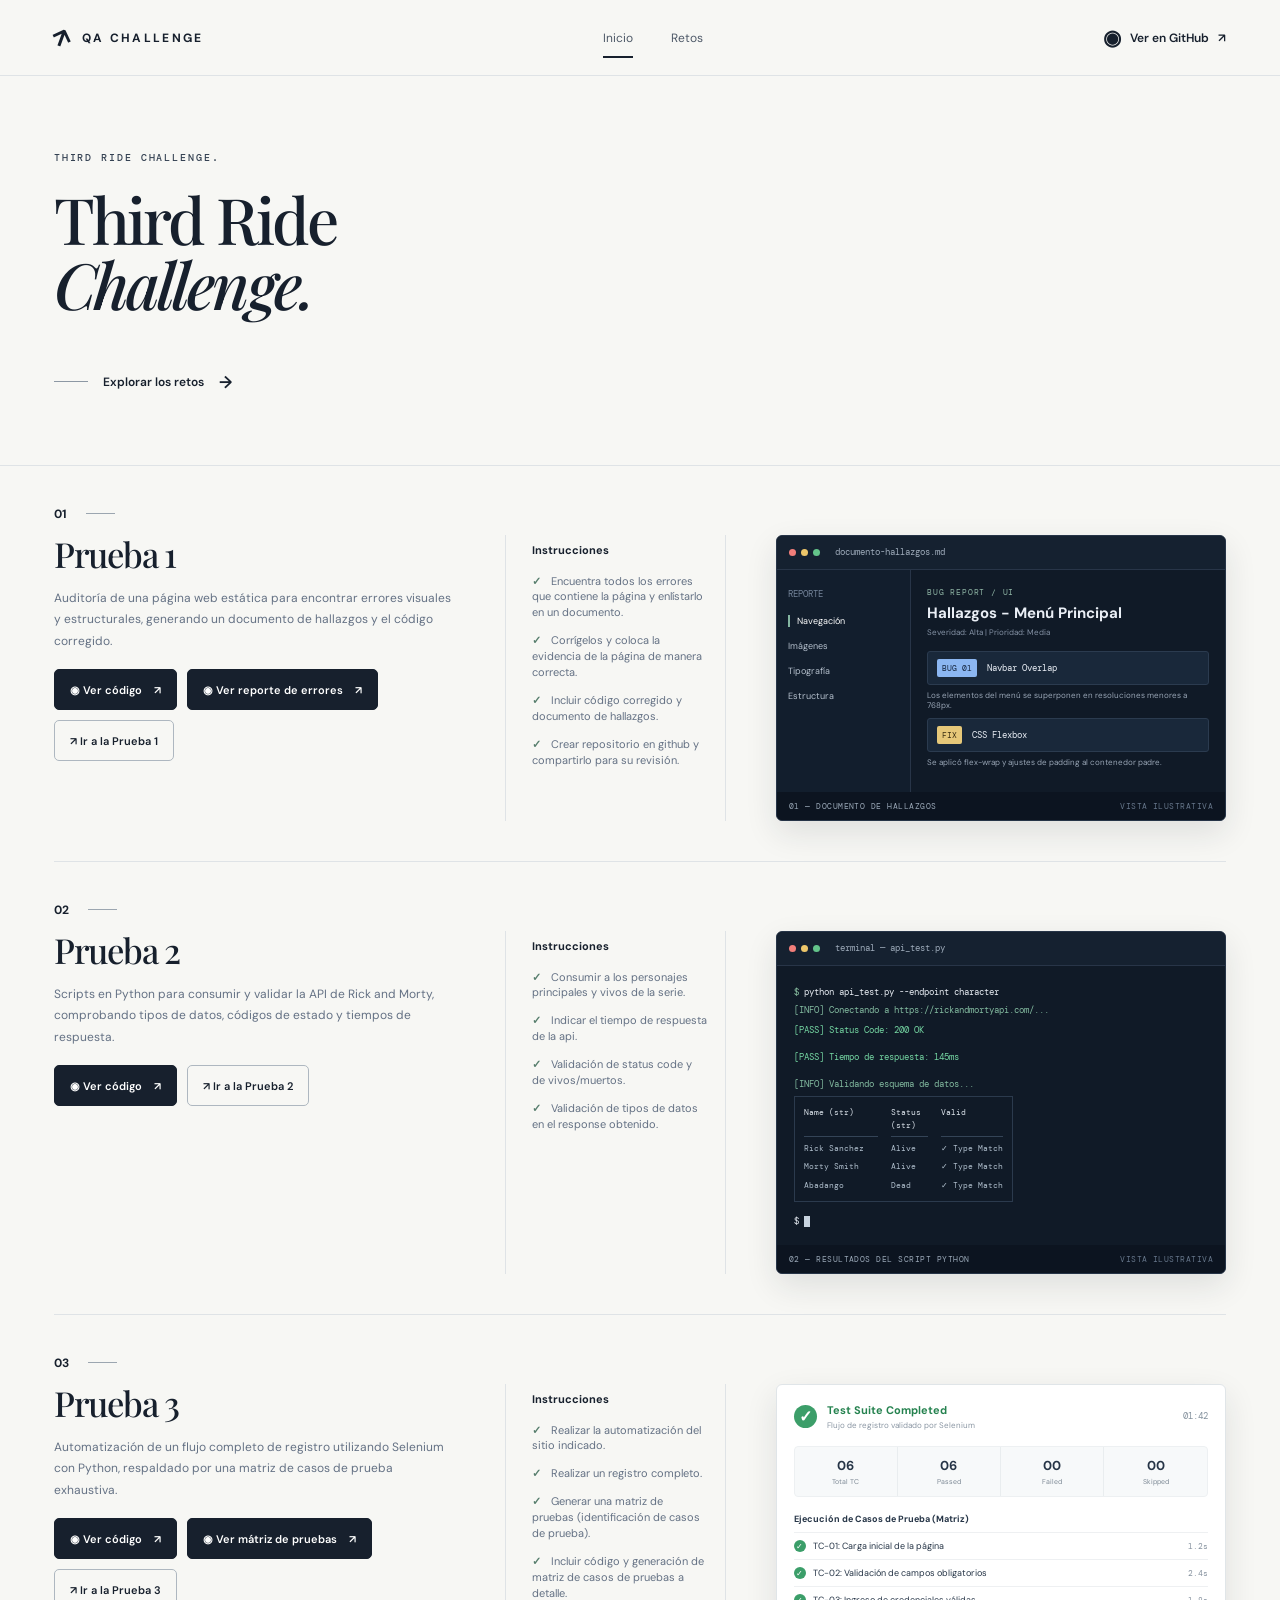
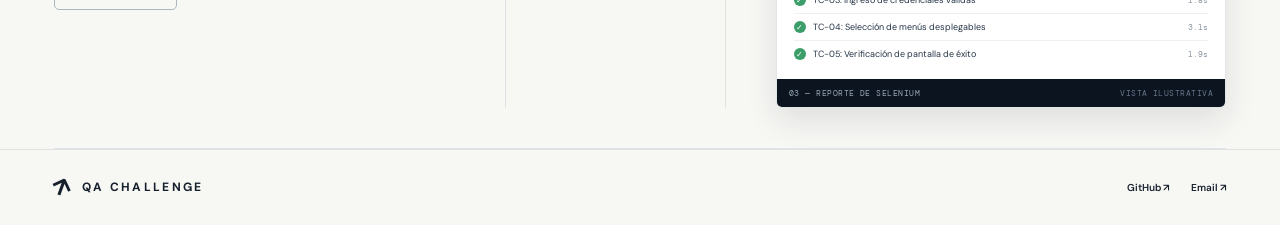
<file: Index/index.html>
<!doctype html>
<html lang="es">
<head>
  <meta charset="utf-8">
  <meta name="viewport" content="width=device-width, initial-scale=1">
  <meta name="description" content="Tres proyectos de QA, tres retos y una forma de demostrar cómo valido, automatizo y aseguro la calidad del software.">
  <meta name="theme-color" content="#f7f7f4">
  <title>QA Challenge</title>
  <link rel="preconnect" href="https://fonts.googleapis.com">
  <link rel="preconnect" href="https://fonts.gstatic.com" crossorigin>
  <link href="https://fonts.googleapis.com/css2?family=DM+Mono:wght@400;500&family=DM+Sans:wght@400;500;600;700&family=Playfair+Display:wght@500;600&display=swap" rel="stylesheet">
  <link rel="stylesheet" href="styles.css">
</head>
<body>
  <header class="topbar">
    <a class="brand" href="#inicio" aria-label="Challenge, inicio"><span class="brand-mark">↗</span> QA CHALLENGE</a>
    <nav class="nav" aria-label="Navegación principal">
      <a class="active" href="#inicio">Inicio</a>
      <a href="#proyectos">Retos</a>
    </nav>
    <a class="github-link" href="https://github.com/Stankewech" target="_blank" rel="noreferrer">
      <span class="github-symbol">◉</span> Ver en GitHub <span aria-hidden="true">↗</span>
    </a>
    <button class="menu-toggle" aria-label="Abrir menú" aria-expanded="false">☰</button>
  </header>

  <main>
    <section class="hero section-wrap" id="inicio" style="grid-template-columns: 1fr;">
      <div class="hero-copy">
        <p class="eyebrow">THIRD RIDE CHALLENGE.</p>
        <h1 style="max-width: 100%;">Third Ride<br><em>Challenge.</em></h1>
        <a class="text-link" href="#proyectos"><span class="link-line"></span> Explorar los retos <span>→</span></a>
      </div>
    </section>

    <section class="projects section-wrap" id="proyectos" aria-label="Proyectos del challenge">
      
      <!-- EJERCICIO 1-->
      <article class="project" id="proyecto-01">
        <div class="project-number"><span>01</span><i></i></div>
        <div class="project-info">
          <h2>Prueba 1</h2>
          <p class="project-description">Auditoría de una página web estática para encontrar errores visuales y estructurales, generando un documento de hallazgos y el código corregido.</p>
          <div class="project-actions">
            <a class="button button-dark" href="https://github.com/Stankewech/Challenge-Covalto/tree/main/Ejercicio%201_HTML" target="_blank" rel="noreferrer">◉ Ver código <span>↗</span></a>
            <a class="button button-dark" href="../Ejercicio 1_HTML/Reporte de fallos.html" target="_blank" rel="noreferrer">◉ Ver reporte de errores <span>↗</span></a>
            <a class="button button-light" href="../Ejercicio 1_HTML/index1.html">↗ Ir a la Prueba 1</a>
          </div>
        </div>
        <div class="project-points">
          <h3>Instrucciones</h3>
          <ul>
            <li>Encuentra todos los errores que contiene la página y enlístarlo en un documento.</li>
            <li>Corrígelos y coloca la evidencia de la página de manera correcta.</li>
            <li>Incluir código corregido y documento de hallazgos.</li>
            <li>Crear repositorio en github y compartirlo para su revisión.</li>
          </ul>
        </div>
        <div class="visual visual-api" aria-label="Vista conceptual de documento de hallazgos">
          <div class="window-bar"><span></span><span></span><span></span><div>documento-hallazgos.md</div></div>
          <div class="api-window">
            <aside><b>REPORTE</b><span class="selected">Navegación</span><span>Imágenes</span><span>Tipografía</span><span>Estructura</span></aside>
            <div class="api-content"><p class="mono-label">BUG REPORT / UI</p><h3>Hallazgos - Menú Principal</h3><p class="muted">Severidad: Alta | Prioridad: Media</p><div class="endpoint"><b class="post">BUG 01</b><code>Navbar Overlap</code></div><p class="small">Los elementos del menú se superponen en resoluciones menores a 768px.</p><div class="endpoint"><b class="put">FIX</b><code>CSS Flexbox</code></div><p class="small">Se aplicó flex-wrap y ajustes de padding al contenedor padre.</p></div>
          </div>
          <div class="visual-caption">01 — DOCUMENTO DE HALLAZGOS <span>VISTA ILUSTRATIVA</span></div>
        </div>
      </article>

      <!-- EJERCICIO 2-->
      <article class="project" id="proyecto-02">
        <div class="project-number"><span>02</span><i></i></div>
        <div class="project-info">
          <h2>Prueba 2</h2>
          <p class="project-description">Scripts en Python para consumir y validar la API de Rick and Morty, comprobando tipos de datos, códigos de estado y tiempos de respuesta.</p>
          <div class="project-actions">
            <a class="button button-dark" href="https://github.com/Stankewech/Challenge-Covalto/tree/main/Ejercicio%202_API%20test" target="_blank" rel="noreferrer">◉ Ver código <span>↗</span></a>
            <a class="button button-light" href="../Ejercicio 2_API test/buscador.html">↗ Ir a la Prueba 2</a>
          </div>
        </div>
        <div class="project-points">
          <h3>Instrucciones</h3>
          <ul>
            <li>Consumir a los personajes principales y vivos de la serie.</li>
            <li>Indicar el tiempo de respuesta de la api.</li>
            <li>Validación de status code y de vivos/muertos.</li>
            <li>Validación de tipos de datos en el response obtenido.</li>
          </ul>
        </div>
        <div class="visual visual-terminal" aria-label="Vista conceptual de la salida del test de API">
          <div class="window-bar terminal-bar"><span></span><span></span><span></span><div>terminal — api_test.py</div></div>
          <div class="terminal-body">
            <p><i>$</i> python api_test.py --endpoint character</p>
            <p class="log">[INFO] Conectando a https://rickandmortyapi.com/...</p><p class="success">[PASS] Status Code: 200 OK</p><p class="success">[PASS] Tiempo de respuesta: 145ms</p><p class="log">[INFO] Validando esquema de datos...</p>
            <div class="terminal-table"><span>Name (str)</span><span>Status (str)</span><span>Valid</span><b>Rick Sanchez</b><b>Alive</b><b>✓ Type Match</b><b>Morty Smith</b><b>Alive</b><b>✓ Type Match</b><b>Abadango</b><b>Dead</b><b>✓ Type Match</b></div>
            <p class="prompt">$ <span class="cursor"></span></p>
          </div>
          <div class="visual-caption">02 — RESULTADOS DEL SCRIPT PYTHON <span>VISTA ILUSTRATIVA</span></div>
        </div>
      </article>

      <!-- EJERCICIO 3-->
      <article class="project" id="proyecto-03">
        <div class="project-number"><span>03</span><i></i></div>
        <div class="project-info">
          <h2>Prueba 3</h2>
          <p class="project-description">Automatización de un flujo completo de registro utilizando Selenium con Python, respaldado por una matriz de casos de prueba exhaustiva.</p>
          <div class="project-actions">
            <a class="button button-dark" href="https://github.com/Stankewech/Challenge-Covalto/tree/main/Ejercicio%203_Selenium" target="_blank" rel="noreferrer">◉ Ver código <span>↗</span></a>
            <a class="button button-dark" href="../Ejercicio 3_Selenium/prueba final.html" target="_blank" rel="noreferrer">◉ Ver mátriz de pruebas <span>↗</span></a>
            <a class="button button-light" href="../Ejercicio 3_Selenium/Auto.py">↗ Ir a la Prueba 3</a>
          </div>
        </div>
        <div class="project-points">
          <h3>Instrucciones</h3>
          <ul>
            <li>Realizar la automatización del sitio indicado.</li>
            <li>Realizar un registro completo.</li>
            <li>Generar una matriz de pruebas (identificación de casos de prueba).</li>
            <li>Incluir código y generación de matriz de casos de pruebas a detalle.</li>
          </ul>
        </div>
        <div class="visual visual-results" aria-label="Vista conceptual de matriz de pruebas y automatización">
          <div class="results-head"><span class="check-badge">✓</span><div><strong>Test Suite Completed</strong><small>Flujo de registro validado por Selenium</small></div><span class="run-time">01:42</span></div>
          <div class="result-stats"><div><b>06</b><small>Total TC</small></div><div><b>06</b><small>Passed</small></div><div><b>00</b><small>Failed</small></div><div><b>00</b><small>Skipped</small></div></div>
          <h4>Ejecución de Casos de Prueba (Matriz)</h4>
          <ul class="test-list"><li><span>✓</span> TC-01: Carga inicial de la página <small>1.2s</small></li><li><span>✓</span> TC-02: Validación de campos obligatorios <small>2.4s</small></li><li><span>✓</span> TC-03: Ingreso de credenciales válidas <small>1.8s</small></li><li><span>✓</span> TC-04: Selección de menús desplegables <small>3.1s</small></li><li><span>✓</span> TC-05: Verificación de pantalla de éxito <small>1.9s</small></li></ul>
          <div class="visual-caption">03 — REPORTE DE SELENIUM <span>VISTA ILUSTRATIVA</span></div>
        </div>
      </article>
    </section>
  </main>

  <footer class="footer section-wrap">
    <a class="brand" href="#inicio"><span class="brand-mark">↗</span> QA CHALLENGE</a>
    <div class="footer-links"><a href="https://github.com/Stankewech" target="_blank" rel="noreferrer">GitHub ↗</a><a href="mailto:omartao1800@alumno.ipn.mx">Email ↗</a></div>
  </footer>
  <script src="script.js"></script>
</body>
</html>
</file>
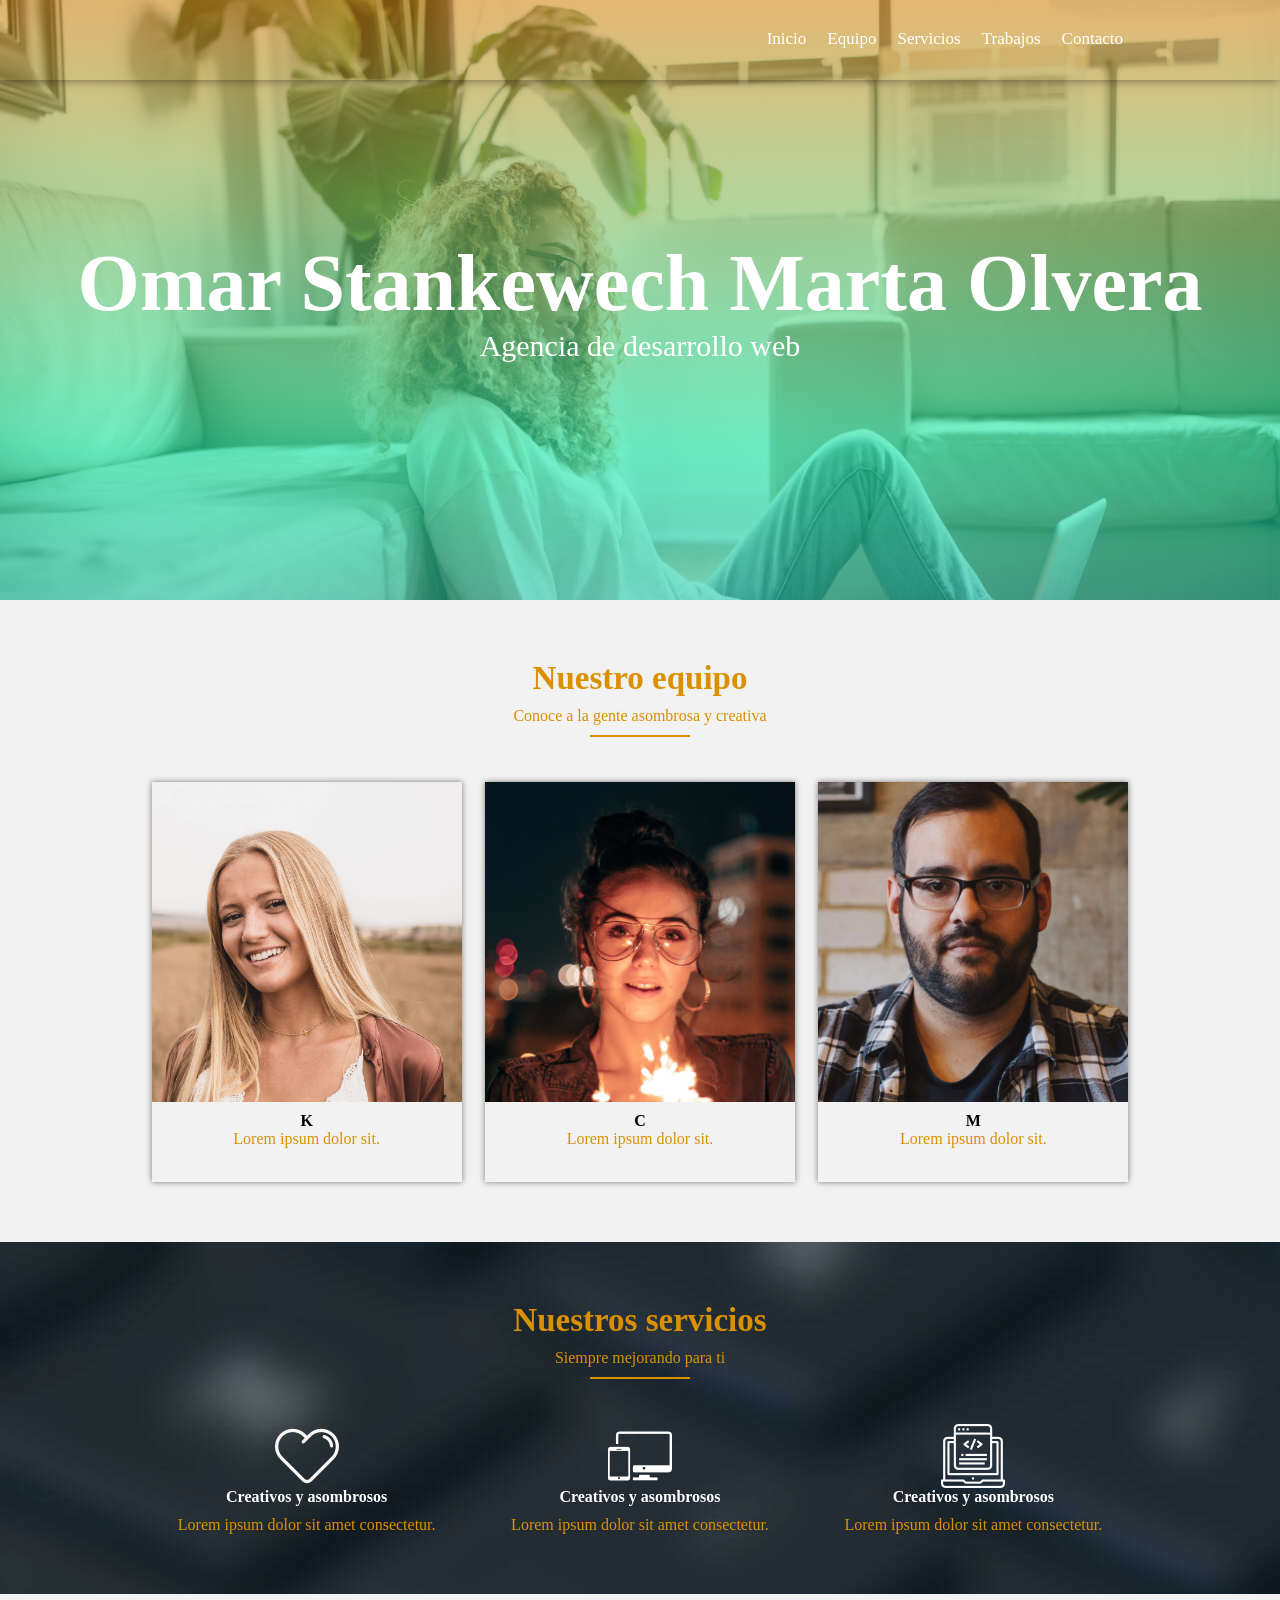
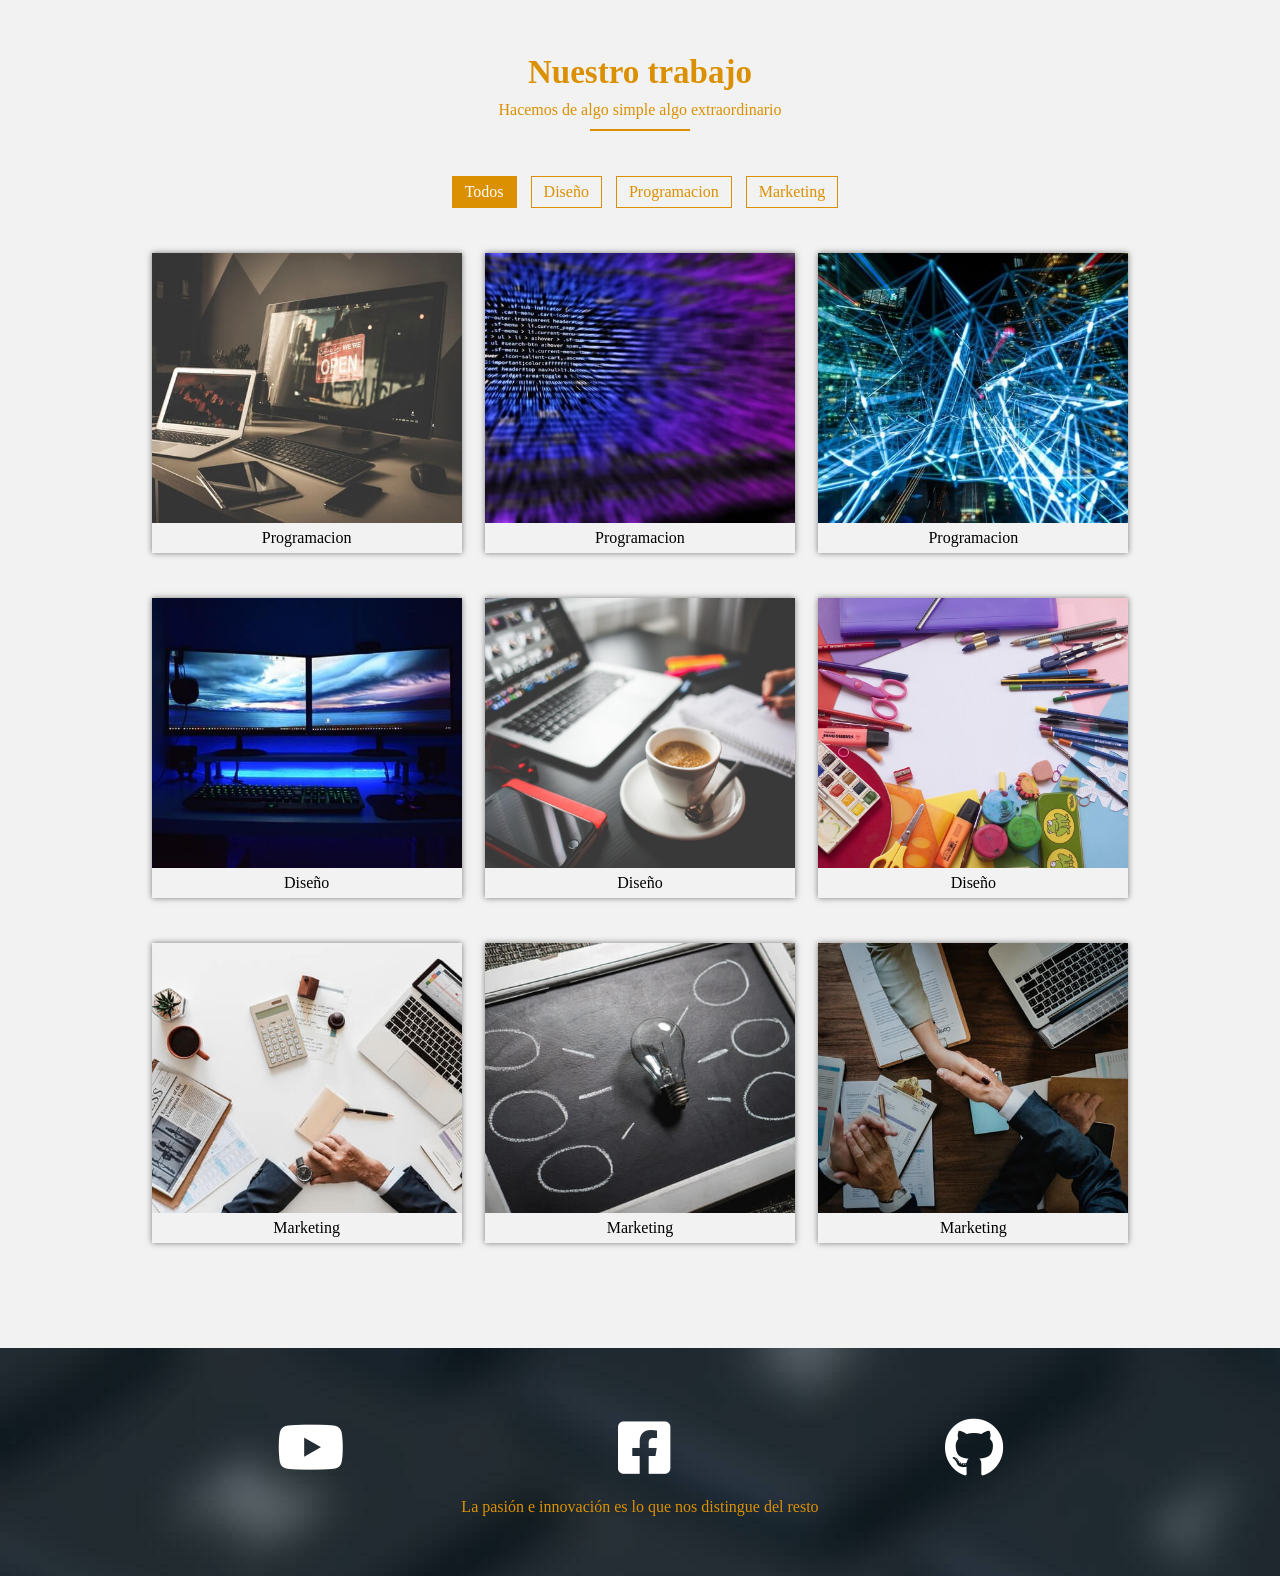
<file: Ejercicio 1_HTML/index1.html>
<!DOCTYPE html>
<html lang="es">

<head>
    <meta charset="UTF-8">
    <meta name="viewport" content="width=device-width, initial-scale=1.0">
    <meta http-equiv="X-UA-Compatible" content="ie=edge">
    <title>Página web evaluación</title>
    <link rel="stylesheet" href="estilos.css">
    <link rel="stylesheet" href="https://use.fontawesome.com/releases/v5.3.1/css/all.css" integrity="sha384-mzrmE5qonljUremFsqc01SB46JvROS7bZs3IO2EmfFsd15uHvIt+Y8vEf7N7fWAU"
        crossorigin="anonymous">
</head>

<body class="hidden">
    <div class="centrado" id="onload">
        <div class="lds-facebook"><div></div><div></div><div></div></div>
    </div>
    <header>
        <nav id="nav" class="nav1">
            <div class="contenedor-nav">
                <div class="logo">
                </div>
                <div class="enlaces" id="enlaces">
                    <a href="#" id="enlace-inicio" class="btn-header">Inicio</a>
                    <a href="#" id="enlace-equipo" class="btn-header">Equipo</a>
                    <a href="#" id="enlace-servicio" class="btn-header">Servicios</a>
                    <a href="#" id="enlace-trabajo" class="btn-header">Trabajos</a>
                    <a href="#" id="enlace-contacto" class="btn-header">Contacto</a>
                </div>
                <div class="icono" id="open">
                    <span>&#9776;</span>
                </div>
            </div>
        </nav>
        <div class="textos">
            <h1>Omar Stankewech Marta Olvera</h1>
            <h2>Agencia de desarrollo web</h2>
        </div>
    </header>
    <main>
        <section class="team contenedor" id="equipo">
            <h3>Nuestro equipo</h3>
            <p class="after">Conoce a la gente asombrosa y creativa</p>
            <div class="card">
                <div class="content-card">
                    <div class="people">
                        <img src="img/people1.jpg" alt="Integrante K">
                    </div>
                    <div class="texto-team">
                        <h4>K</h4>
                        <p>Lorem ipsum dolor sit.</p>
                    </div>
                </div>
                <div class="content-card">
                    <div class="people">
                        <img src="img/people2.jpg" alt="Integrante C">
                    </div>
                    <div class="texto-team">
                        <h4>C</h4>
                        <p>Lorem ipsum dolor sit.</p>
                    </div>
                </div>
                <div class="content-card">
                    <div class="people">
                        <img src="img/people3.jpg" alt="Integrante M">
                    </div>
                    <div class="texto-team">
                        <h4>M</h4>
                        <p>Lorem ipsum dolor sit.</p>
                    </div>
                </div>
            </div>
        </section>
        <section class="about" id="servicio">
            <div class="contenedor">
                <h3>Nuestros servicios</h3>
                <p class="after">Siempre mejorando para ti</p>
                <div class="servicios">
                    <div class="caja-servicios">
                        <img src="img/heart.png" alt="Servicio Creativo">
                        <h4>Creativos y asombrosos</h4>
                        <p>Lorem ipsum dolor sit amet consectetur.</p>
                    </div>
                    <div class="caja-servicios">
                        <img src="img/responsive.png" alt="Diseño Responsivo">
                        <h4>Creativos y asombrosos</h4>
                        <p>Lorem ipsum dolor sit amet consectetur.</p>
                    </div>
                    <div class="caja-servicios">
                        <img src="img/efectos.png" alt="Efectos Visuales">
                        <h4>Creativos y asombrosos</h4>
                        <p>Lorem ipsum dolor sit amet consectetur.</p>
                    </div>
                </div>
            </div>
        </section>
        <section class="work contenedor" id="trabajo">
            <h3>Nuestro trabajo</h3>
            <p class="after">Hacemos de algo simple algo extraordinario</p>
            <div class="botones-work">
                <ul>
                    <li class="filter active" data-nombre='todos'>Todos</li>
                    <li class="filter" data-nombre='diseño'>Diseño</li>
                    <li class="filter" data-nombre='programacion'>Programacion</li>
                    <li class="filter" data-nombre='marketing'>Marketing</li>
                </ul>
            </div>
            <div class="galeria-work">
                <div class="cont-work programacion">
                    <div class="img-work">
                        <img src="img/programacion1.jpeg" alt="Proyecto Programación 1">
                    </div>
                    <div class="textos-work">
                        <h4>Programacion</h4>
                    </div>
                </div>
                <div class="cont-work programacion">
                    <div class="img-work">
                        <img src="img/programacion2.jpeg" alt="Proyecto Programación 2">
                    </div>
                    <div class="textos-work">
                        <h4>Programacion</h4>
                    </div>
                </div>
                <div class="cont-work programacion">
                    <div class="img-work">
                        <img src="img/programacion3.jpeg" alt="Proyecto Programación 3">
                    </div>
                    <div class="textos-work">
                        <h4>Programacion</h4>
                    </div>
                </div>
                <div class="cont-work diseño">
                    <div class="img-work">
                        <img src="img/diseño1.jpeg" alt="Proyecto Diseño 1">
                    </div>
                    <div class="textos-work">
                        <h4>Diseño</h4>
                    </div>
                </div>
                <div class="cont-work diseño">
                    <div class="img-work">
                        <img src="img/diseño2.jpeg" alt="Proyecto Diseño 2">
                    </div>
                    <div class="textos-work">
                        <h4>Diseño</h4>
                    </div>
                </div>
                <div class="cont-work diseño">
                    <div class="img-work">
                        <img src="img/diseño3.jpeg" alt="Proyecto Diseño 3">
                    </div>
                    <div class="textos-work">
                        <h4>Diseño</h4>
                    </div>
                </div>
                <div class="cont-work marketing">
                    <div class="img-work">
                        <img src="img/marketing1.jpeg" alt="Proyecto Marketing 1">
                    </div>
                    <div class="textos-work">
                        <h4>Marketing</h4>
                    </div>
                </div>
                <div class="cont-work marketing">
                    <div class="img-work">
                        <img src="img/marketing2.jpeg" alt="Proyecto Marketing 2">
                    </div>
                    <div class="textos-work">
                        <h4>Marketing</h4>
                    </div>
                </div>
                <div class="cont-work marketing">
                    <div class="img-work">
                        <img src="img/marketing3.jpeg" alt="Proyecto Marketing 3">
                    </div>
                    <div class="textos-work">
                        <h4>Marketing</h4>
                    </div>
                </div>
            </div>
        </section>
    </main>
    <footer id="contacto">
        <div class="footer contenedor">
            <div class="marca-logo">
            </div>
            <div class="iconos">
                <i class="fab fa-youtube"></i>
                <i class="fab fa-facebook-square"></i>
                <i class="fab fa-github"></i>
            </div>
            <p>La pasión e innovación es lo que nos distingue del resto</p>
        </div>
    </footer>
    <script src="js/jquery.js"></script>
    <script src="js/main.js"></script>
    <script src="js/filtro.js"></script>
</body>
</html>
</file>
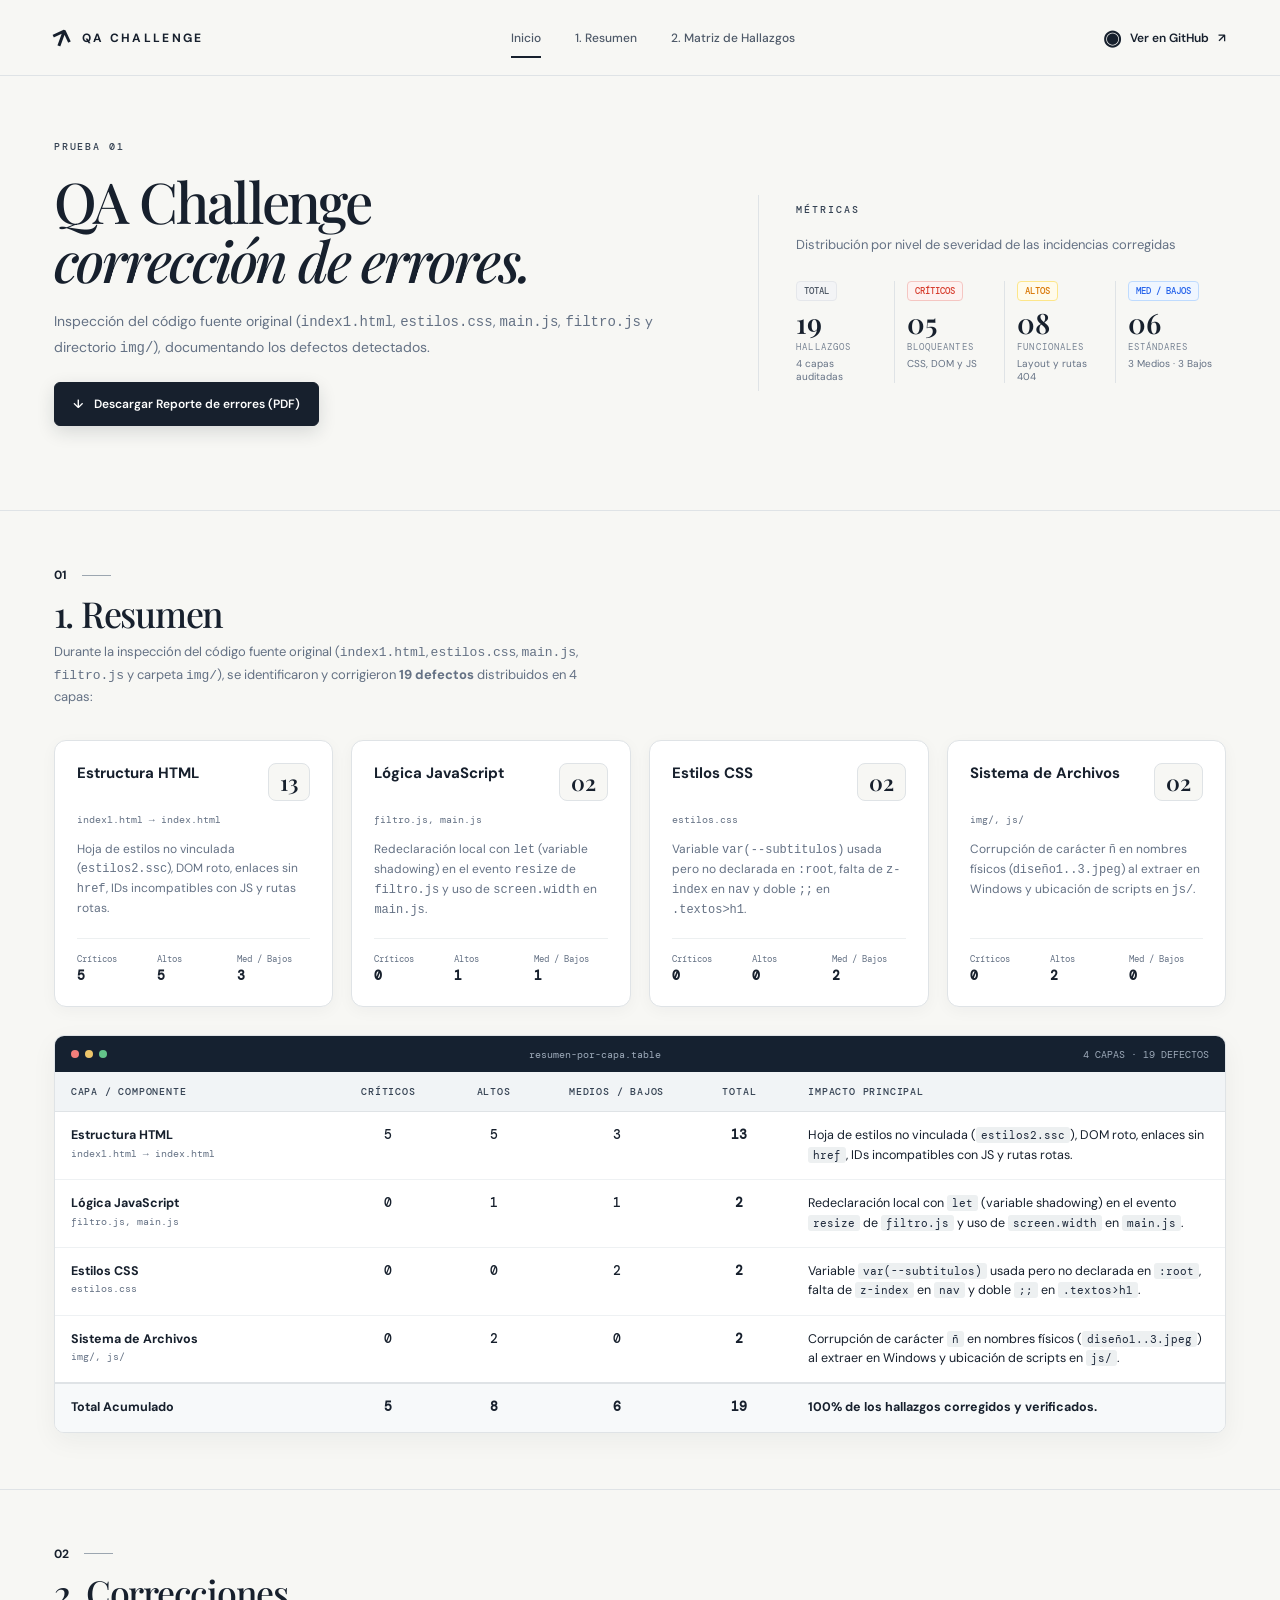
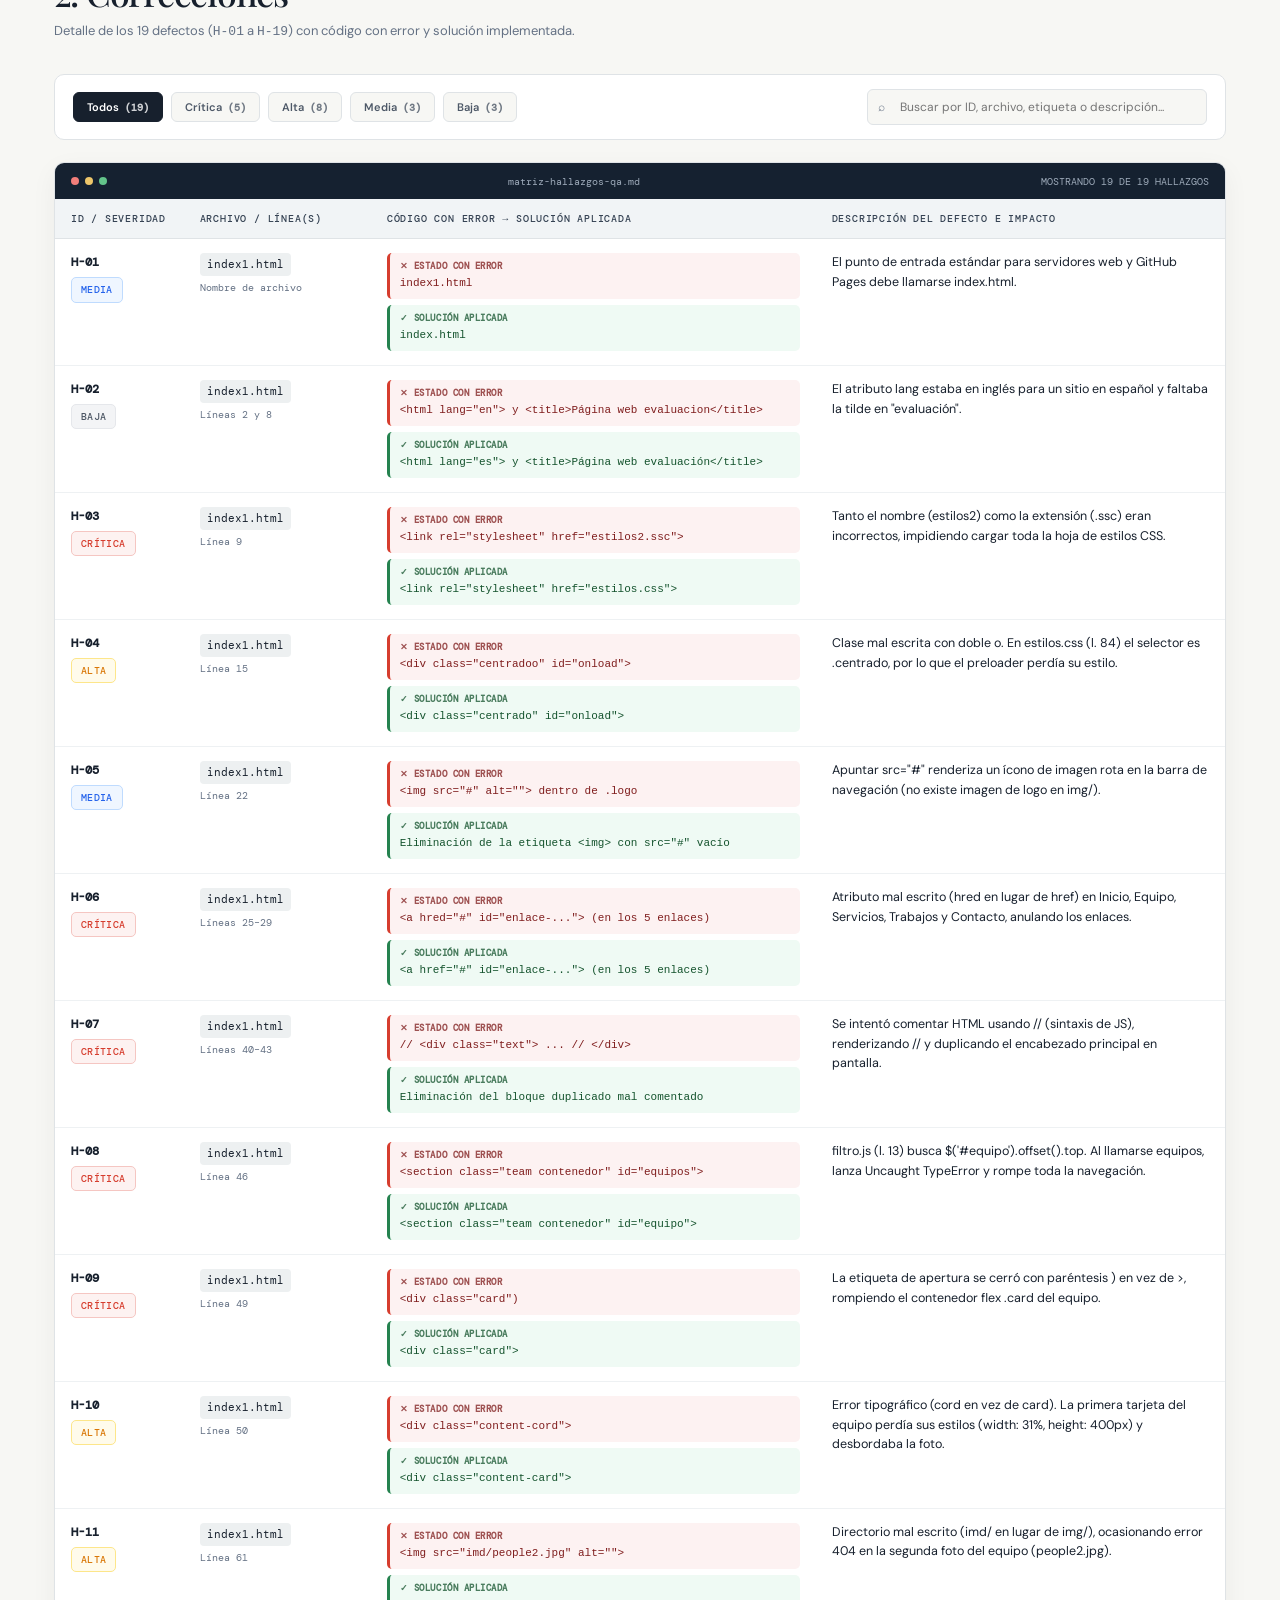
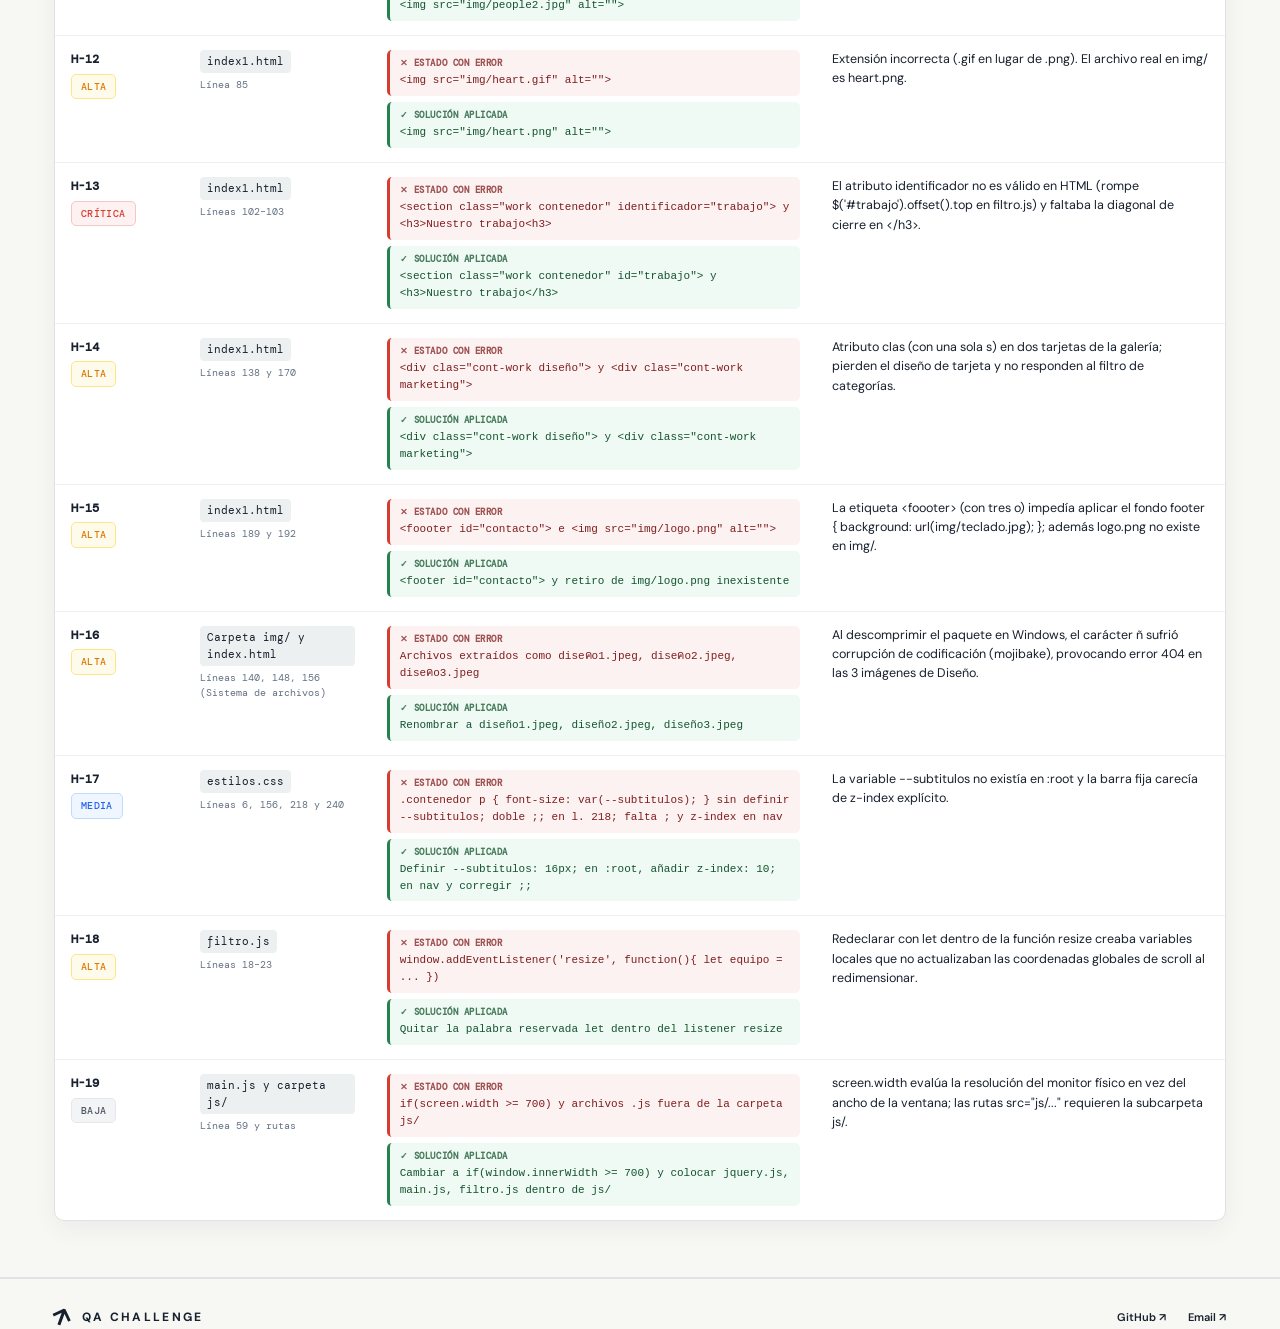
<file: Ejercicio 1_HTML/Reporte de fallos.html>
<!doctype html>
<html lang="es">
<head>
  <meta charset="utf-8">
  <meta name="viewport" content="width=device-width, initial-scale=1">
  <meta name="description" content="QA Challenge- Correción de errores">
  <meta name="theme-color" content="#f7f7f4">
  <title>Reporte de fallos </title>
  <link rel="preconnect" href="https://fonts.googleapis.com">
  <link rel="preconnect" href="https://fonts.gstatic.com" crossorigin>
  <link href="https://fonts.googleapis.com/css2?family=DM+Mono:wght@400;500&family=DM+Sans:wght@400;500;600;700&family=Playfair+Display:ital,wght@0,500;0,600;1,500&display=swap" rel="stylesheet">
  <style>
    :root {
      --paper: #f7f7f4;
      --white: #ffffff;
      --ink: #17202d;
      --muted: #647184;
      --line: #dfe3e6;
      --soft: #edf0f1;
      --accent: #a9c8b8;
      --accent-dark: #3b6b54;
      --crit: #d63d2e;
      --crit-bg: #fdf2f1;
      --crit-border: #f5c6c2;
      --high: #d97706;
      --high-bg: #fffbeb;
      --high-border: #fde68a;
      --med: #2563eb;
      --med-bg: #eff6ff;
      --med-border: #bfdbfe;
      --low: #4b5563;
      --low-bg: #f3f4f6;
      --low-border: #e5e7eb;
      --ok: #25824f;
      --ok-bg: #eef8f3;
      --serif: "Playfair Display", Georgia, serif;
      --sans: "DM Sans", -apple-system, BlinkMacSystemFont, Arial, sans-serif;
      --mono: "DM Mono", monospace;
    }

    * { box-sizing: border-box; }
    html { scroll-behavior: smooth; scroll-padding-top: 90px; }
    body {
      margin: 0;
      background: var(--paper);
      color: var(--ink);
      font-family: var(--sans);
      -webkit-font-smoothing: antialiased;
    }
    a { color: inherit; text-decoration: none; }

    /* Topbar */
    .topbar {
      height: 76px;
      padding: 0 4.2%;
      border-bottom: 1px solid var(--line);
      display: flex;
      align-items: center;
      justify-content: space-between;
      gap: 24px;
      background: rgba(247, 247, 244, 0.94);
      position: sticky;
      top: 0;
      z-index: 30;
      backdrop-filter: blur(12px);
    }
    .brand {
      font-size: 12px;
      font-weight: 700;
      letter-spacing: .19em;
      display: inline-flex;
      align-items: center;
      gap: 10px;
      white-space: nowrap;
    }
    .brand-mark {
      font-size: 24px;
      line-height: 1;
      transform: rotate(-25deg);
      display: inline-block;
    }
    .nav {
      display: flex;
      align-items: center;
      gap: 34px;
      height: 100%;
    }
    .nav a {
      font-size: 12px;
      color: #4e5968;
      height: 100%;
      display: flex;
      align-items: center;
      position: relative;
      font-weight: 500;
    }
    .nav a.active::after,
    .nav a:hover::after {
      content: "";
      height: 2px;
      background: var(--ink);
      position: absolute;
      bottom: 17px;
      left: 0;
      right: 0;
    }
    .github-link {
      display: flex;
      align-items: center;
      gap: 9px;
      font-size: 12px;
      font-weight: 600;
    }
    .github-symbol { font-size: 21px; }
    .menu-toggle {
      display: none;
      border: 0;
      background: none;
      font-size: 23px;
      color: var(--ink);
      cursor: pointer;
    }

    .section-wrap {
      padding-left: 4.2%;
      padding-right: 4.2%;
    }
    @media (min-width: 1500px) {
      .section-wrap {
        padding-left: max(4.2%, calc((100% - 1400px) / 2));
        padding-right: max(4.2%, calc((100% - 1400px) / 2));
      }
    }

    /* Hero */
    .hero {
      display: grid;
      grid-template-columns: 1.15fr 0.85fr;
      gap: 6%;
      padding-top: 64px;
      padding-bottom: 64px;
      border-bottom: 1px solid var(--line);
      align-items: center;
    }
    .eyebrow {
      font-family: var(--mono);
      font-size: 10px;
      letter-spacing: .19em;
      font-weight: 500;
      margin: 0 0 18px;
      color: #354253;
      text-transform: uppercase;
    }
    .hero h1 {
      font: 500 clamp(36px, 4.4vw, 62px)/1.05 var(--serif);
      letter-spacing: -.04em;
      margin: 0 0 20px;
    }
    .hero h1 em { font-weight: 500; }
    .hero-description {
      max-width: 600px;
      color: var(--muted);
      line-height: 1.75;
      font-size: 14px;
      margin: 0 0 22px;
    }
    .meta-pills {
      display: flex;
      flex-wrap: wrap;
      gap: 8px;
      margin-bottom: 28px;
    }
    .meta-pill {
      background: var(--soft);
      color: #465362;
      border-radius: 5px;
      padding: 7px 11px;
      font-size: 11px;
      font-family: var(--mono);
    }
    .meta-pill strong {
      color: var(--ink);
      font-family: var(--sans);
    }

    /* Action Buttons & PDF Download / Upload */
    .hero-actions {
      display: flex;
      flex-wrap: wrap;
      gap: 12px;
      align-items: center;
    }
    .button {
      display: inline-flex;
      align-items: center;
      justify-content: center;
      gap: 10px;
      min-height: 44px;
      border-radius: 6px;
      padding: 0 18px;
      font-size: 12px;
      font-weight: 600;
      font-family: var(--sans);
      cursor: pointer;
      transition: transform .2s, background .2s, border-color .2s, box-shadow .2s;
    }
    .button:hover { transform: translateY(-2px); }
    .button-dark {
      background: var(--ink);
      border: 1px solid var(--ink);
      color: #fff;
      box-shadow: 0 6px 18px rgba(23, 32, 45, 0.14);
    }
    .button-dark:hover { background: #2a3849; }
    .button-light {
      background: transparent;
      border: 1px solid #aeb7c0;
      color: var(--ink);
    }
    .button-light:hover {
      background: var(--white);
      border-color: var(--ink);
    }
    .pdf-status-note {
      width: 100%;
      margin-top: 8px;
      font-family: var(--mono);
      font-size: 10px;
      color: var(--muted);
      display: flex;
      align-items: center;
      gap: 8px;
    }
    .pdf-status-dot {
      width: 7px;
      height: 7px;
      border-radius: 50%;
      background: var(--ok);
      display: inline-block;
    }

    /* Hero Aside Stats */
    .hero-aside {
      border-left: 1px solid var(--line);
      padding: 8px 0 8px 8%;
      display: flex;
      flex-direction: column;
      justify-content: center;
    }
    .aside-copy {
      color: var(--muted);
      font-size: 13px;
      line-height: 1.75;
      margin: 0 0 24px;
    }
    .stats {
      display: grid;
      grid-template-columns: repeat(4, 1fr);
      gap: 12px;
    }
    .stat {
      display: flex;
      flex-direction: column;
      align-items: flex-start;
      border-right: 1px solid var(--line);
      padding-right: 12px;
      gap: 4px;
    }
    .stat:last-child { border-right: 0; padding-right: 0; }
    .stat-badge {
      font-family: var(--mono);
      font-size: 9px;
      padding: 3px 7px;
      border-radius: 4px;
      font-weight: 500;
      margin-bottom: 4px;
    }
    .stat strong {
      font: 600 28px/1 var(--serif);
      color: var(--ink);
    }
    .stat span.label {
      font-family: var(--mono);
      letter-spacing: .12em;
      color: #788494;
      font-size: 9px;
      text-transform: uppercase;
    }
    .stat small {
      color: var(--muted);
      font-size: 10px;
    }

    /* Section Header */
    .section-block {
      padding-top: 56px;
      padding-bottom: 56px;
      border-bottom: 1px solid var(--line);
    }
    .section-head {
      display: flex;
      flex-wrap: wrap;
      justify-content: space-between;
      align-items: flex-end;
      gap: 20px;
      margin-bottom: 32px;
    }
    .section-number {
      display: flex;
      align-items: center;
      gap: 14px;
      font-size: 12px;
      font-weight: 700;
      letter-spacing: .05em;
      margin-bottom: 10px;
    }
    .section-number i {
      display: block;
      width: 29px;
      height: 1px;
      background: #9ca6b0;
    }
    .section-head h2 {
      font: 500 clamp(26px, 2.8vw, 38px)/1.12 var(--serif);
      letter-spacing: -.035em;
      margin: 0;
    }
    .section-subtitle {
      color: var(--muted);
      font-size: 13px;
      max-width: 540px;
      line-height: 1.65;
      margin: 8px 0 0;
    }

    /* Section 1: Summary Cards + Table */
    .layer-grid {
      display: grid;
      grid-template-columns: repeat(4, 1fr);
      gap: 18px;
      margin-bottom: 28px;
    }
    .layer-card {
      background: var(--white);
      border: 1px solid var(--line);
      border-radius: 12px;
      padding: 22px;
      display: flex;
      flex-direction: column;
      justify-content: space-between;
      box-shadow: 0 4px 16px rgba(23, 32, 45, 0.04);
      transition: transform 0.2s ease, box-shadow 0.2s ease;
    }
    .layer-card:hover {
      transform: translateY(-3px);
      box-shadow: 0 10px 24px rgba(23, 32, 45, 0.08);
    }
    .layer-card-top {
      display: flex;
      justify-content: space-between;
      align-items: flex-start;
      gap: 10px;
      margin-bottom: 12px;
    }
    .layer-name {
      font-weight: 700;
      font-size: 15px;
      color: var(--ink);
      margin: 0;
    }
    .layer-files {
      font-family: var(--mono);
      font-size: 10px;
      color: var(--muted);
      margin: 4px 0 14px;
    }
    .layer-total-badge {
      font: 600 22px/1 var(--serif);
      background: var(--paper);
      border: 1px solid var(--line);
      border-radius: 8px;
      padding: 7px 11px;
      color: var(--ink);
      white-space: nowrap;
    }
    .layer-impact {
      font-size: 12px;
      color: var(--muted);
      line-height: 1.6;
      margin: 0 0 18px;
    }
    .layer-metrics {
      display: grid;
      grid-template-columns: repeat(3, 1fr);
      gap: 6px;
      padding-top: 14px;
      border-top: 1px solid var(--soft);
      font-family: var(--mono);
      font-size: 10px;
    }
    .layer-metrics div {
      display: flex;
      flex-direction: column;
      gap: 2px;
    }
    .layer-metrics span { color: var(--muted); font-size: 9px; }
    .layer-metrics b { font-size: 13px; color: var(--ink); }

    /* Responsive Clean Editorial Table */
    .table-card {
      background: var(--white);
      border: 1px solid var(--line);
      border-radius: 10px;
      overflow: hidden;
      box-shadow: 0 8px 26px rgba(23, 32, 45, 0.05);
    }
    .table-window-bar {
      height: 36px;
      display: flex;
      align-items: center;
      justify-content: space-between;
      padding: 0 16px;
      background: #152130;
      color: #9eabba;
      font: 10px var(--mono);
    }
    .window-dots {
      display: flex;
      align-items: center;
      gap: 6px;
    }
    .window-dots span {
      width: 8px;
      height: 8px;
      border-radius: 50%;
      background: #f27e7a;
    }
    .window-dots span:nth-child(2) { background: #edc66a; }
    .window-dots span:nth-child(3) { background: #63c48a; }

    .editorial-table {
      width: 100%;
      border-collapse: collapse;
      text-align: left;
      font-size: 12.5px;
    }
    .editorial-table th {
      background: #f1f4f6;
      color: #354253;
      font-family: var(--mono);
      font-size: 10px;
      letter-spacing: .08em;
      text-transform: uppercase;
      padding: 13px 16px;
      border-bottom: 1px solid var(--line);
      font-weight: 500;
    }
    .editorial-table td {
      padding: 14px 16px;
      border-bottom: 1px solid #eef1f3;
      vertical-align: top;
      line-height: 1.55;
      color: var(--ink);
    }
    .editorial-table tr:last-child td { border-bottom: 0; }
    .editorial-table tbody tr:hover { background: #fafbfa; }
    .editorial-table tfoot td {
      background: #f7f9fa;
      font-weight: 700;
      border-top: 2px solid var(--line);
      padding: 14px 16px;
    }
    .num-col {
      text-align: center;
      font-family: var(--mono);
      font-weight: 500;
    }

    /* Filter & Search Controls for Section 2 */
    .controls-bar {
      display: flex;
      flex-wrap: wrap;
      gap: 12px;
      justify-content: space-between;
      align-items: center;
      margin-bottom: 22px;
      background: var(--white);
      padding: 14px 18px;
      border: 1px solid var(--line);
      border-radius: 10px;
    }
    .filter-pills {
      display: flex;
      flex-wrap: wrap;
      gap: 8px;
    }
    .filter-btn {
      border: 1px solid var(--line);
      background: var(--paper);
      color: #4e5968;
      padding: 7px 13px;
      border-radius: 6px;
      font-size: 11px;
      font-weight: 600;
      font-family: var(--sans);
      cursor: pointer;
      transition: all .15s ease;
      display: inline-flex;
      align-items: center;
      gap: 6px;
    }
    .filter-btn:hover {
      border-color: var(--ink);
      color: var(--ink);
    }
    .filter-btn.active {
      background: var(--ink);
      border-color: var(--ink);
      color: var(--white);
    }
    .filter-count {
      font-family: var(--mono);
      font-size: 10px;
      opacity: 0.8;
    }
    .search-box {
      position: relative;
      flex: 1;
      min-width: 240px;
      max-width: 340px;
    }
    .search-box input {
      width: 100%;
      padding: 9px 14px 9px 32px;
      border: 1px solid var(--line);
      border-radius: 6px;
      background: var(--paper);
      font-family: var(--sans);
      font-size: 12px;
      color: var(--ink);
      outline: none;
    }
    .search-box input:focus {
      border-color: var(--ink);
      background: var(--white);
    }
    .search-icon {
      position: absolute;
      left: 11px;
      top: 50%;
      transform: translateY(-50%);
      font-size: 12px;
      color: var(--muted);
      pointer-events: none;
    }

    /* Severity Badges */
    .sev-badge {
      display: inline-flex;
      align-items: center;
      gap: 5px;
      font-family: var(--mono);
      font-size: 10px;
      font-weight: 500;
      padding: 4px 9px;
      border-radius: 5px;
      text-transform: uppercase;
      letter-spacing: .04em;
      white-space: nowrap;
    }
    .sev-Crítica {
      background: var(--crit-bg);
      color: var(--crit);
      border: 1px solid var(--crit-border);
    }
    .sev-Alta {
      background: var(--high-bg);
      color: var(--high);
      border: 1px solid var(--high-border);
    }
    .sev-Media {
      background: var(--med-bg);
      color: var(--med);
      border: 1px solid var(--med-border);
    }
    .sev-Baja {
      background: var(--low-bg);
      color: var(--low);
      border: 1px solid var(--low-border);
    }

    .id-tag {
      font-family: var(--mono);
      font-weight: 600;
      font-size: 12px;
      color: var(--ink);
      display: block;
      margin-bottom: 5px;
    }
    .file-tag {
      font-family: var(--mono);
      font-size: 11px;
      color: var(--ink);
      background: var(--soft);
      padding: 3px 7px;
      border-radius: 4px;
      display: inline-block;
      margin-bottom: 4px;
      word-break: break-word;
    }
    .line-tag {
      font-family: var(--mono);
      font-size: 10px;
      color: var(--muted);
      display: block;
    }

    /* Code Diff Snippets inside Table (Strict Word-Wrap so nothing overflows) */
    .code-diff {
      display: flex;
      flex-direction: column;
      gap: 6px;
    }
    .code-box {
      font-family: var(--mono);
      font-size: 11px;
      line-height: 1.45;
      padding: 7px 10px;
      border-radius: 5px;
      overflow-wrap: anywhere;
      word-break: break-word;
    }
    .code-err {
      background: #fdf2f2;
      border-left: 3px solid var(--crit);
      color: #7f1d1d;
    }
    .code-fix {
      background: #effaf4;
      border-left: 3px solid var(--ok);
      color: #14532d;
    }
    .code-label {
      font-weight: 600;
      font-size: 9px;
      text-transform: uppercase;
      letter-spacing: .06em;
      display: block;
      margin-bottom: 2px;
      opacity: 0.75;
    }
    .inline-code {
      font-family: var(--mono);
      font-size: 11px;
      background: var(--soft);
      padding: 1px 5px;
      border-radius: 3px;
      color: #1e293b;
    }

    /* Footer */
    .footer {
      border-top: 1px solid var(--line);
      min-height: 76px;
      display: flex;
      align-items: center;
      justify-content: space-between;
      gap: 20px;
    }
    .footer p {
      font-size: 11px;
      color: #7c8793;
    }
    .heart {
      color: #c95862;
      padding: 0 3px;
    }
    .footer-links {
      display: flex;
      gap: 22px;
      font-size: 11px;
      font-weight: 600;
    }
    .footer-links a:hover { text-decoration: underline; }

    /* Responsive adjustments so nothing overflows on smaller viewports */
    @media (max-width: 1100px) {
      .hero { grid-template-columns: 1fr; gap: 36px; }
      .hero-aside {
        border-left: 0;
        border-top: 1px solid var(--line);
        padding: 28px 0 0;
      }
      .layer-grid { grid-template-columns: repeat(2, 1fr); }
    }

    @media (max-width: 820px) {
      /* Transform matrix table into clean stacked cards on mobile/tablet so it NEVER overflows */
      .matrix-table thead { display: none; }
      .matrix-table,
      .matrix-table tbody,
      .matrix-table tr,
      .matrix-table td {
        display: block;
        width: 100%;
      }
      .matrix-table tr {
        padding: 16px;
        border-bottom: 1px solid var(--line);
      }
      .matrix-table td {
        padding: 6px 0;
        border: 0;
      }
    }

    @media (max-width: 700px) {
      .topbar { height: 64px; padding: 0 5%; }
      .menu-toggle { display: block; }
      .github-link { margin-left: auto; font-size: 0; gap: 0; }
      .github-link .github-symbol { font-size: 22px; }
      .nav {
        display: none;
        position: absolute;
        top: 63px;
        left: 0;
        right: 0;
        height: auto;
        padding: 18px 5%;
        background: var(--paper);
        border-bottom: 1px solid var(--line);
        flex-direction: column;
        align-items: flex-start;
        gap: 18px;
      }
      .nav.open { display: flex; }
      .nav a { height: auto; font-size: 13px; }
      .section-wrap { padding-left: 5%; padding-right: 5%; }
      .layer-grid { grid-template-columns: 1fr; }
      .stats { grid-template-columns: repeat(2, 1fr); row-gap: 18px; }
      .stat:nth-child(2) { border-right: 0; }
      .footer { padding-top: 20px; padding-bottom: 20px; flex-wrap: wrap; }
      .footer p { order: 3; width: 100%; margin: 0; }
    }
  </style>
</head>
<body>
  <header class="topbar">
    <a class="brand" href="#inicio" aria-label="Challenge, inicio">
      <span class="brand-mark">↗</span> QA CHALLENGE
    </a>
    <nav class="nav" aria-label="Navegación principal">
      <a class="active" href="#inicio">Inicio</a>
      <a href="#resumen">1. Resumen</a>
      <a href="#matriz">2. Matriz de Hallazgos</a>
    </nav>
    <a class="github-link" href="https://github.com/Stankewech/Challenge-Covalto/tree/main/Ejercicio%201_HTML" target="_blank" rel="noreferrer">
      <span class="github-symbol">◉</span> Ver en GitHub <span aria-hidden="true">↗</span>
    </a>
    <button class="menu-toggle" aria-label="Abrir menú" aria-expanded="false">☰</button>
  </header>

  <main>
    
    <section class="hero section-wrap" id="inicio">
      <div class="hero-copy">
        <p class="eyebrow">PRUEBA 01</p>
        <h1>QA Challenge<br><em>corrección de errores.</em></h1>
        <p class="hero-description">
          Inspección del código fuente original (<code>index1.html</code>, <code>estilos.css</code>, <code>main.js</code>, <code>filtro.js</code> y directorio <code>img/</code>), documentando los defectos detectados.
        </p>


        <div class="hero-actions">
          <!-- Descarga de PDF -->
          <button type="button" id="downloadPdfBtn" class="button button-dark">
            <span>↓</span> Descargar Reporte de errores (PDF)
          </button>


          <input type="file" id="pdfFileInput" accept="application/pdf,.pdf" style="display: none;">

          <div class="pdf-status-note" id="pdfStatusNote">

            </div>
        </div>
      </div>

      <aside class="hero-aside" aria-label="Estadísticas de hallazgos">
        <p class="eyebrow">MÉTRICAS</p>
        <p class="aside-copy">
          Distribución por nivel de severidad de las incidencias corregidas
        </p>
        <div class="stats">
          <div class="stat">
            <span class="stat-badge sev-Baja">TOTAL</span>
            <strong>19</strong>
            <span class="label">Hallazgos</span>
            <small>4 capas auditadas</small>
          </div>
          <div class="stat">
            <span class="stat-badge sev-Crítica">CRÍTICOS</span>
            <strong>05</strong>
            <span class="label">Bloqueantes</span>
            <small>CSS, DOM y JS</small>
          </div>
          <div class="stat">
            <span class="stat-badge sev-Alta">ALTOS</span>
            <strong>08</strong>
            <span class="label">Funcionales</span>
            <small>Layout y rutas 404</small>
          </div>
          <div class="stat">
            <span class="stat-badge sev-Media">MED / BAJOS</span>
            <strong>06</strong>
            <span class="label">Estándares</span>
            <small>3 Medios · 3 Bajos</small>
          </div>
        </div>
      </aside>
    </section>

    <!-- SECCIÓN 1: RESUMEN -->
    <section class="section-block section-wrap" id="resumen" aria-label="Resumen de defectos por capa">
      <div class="section-head">
        <div>
          <div class="section-number"><span>01</span><i></i></div>
          <h2>1. Resumen</h2>
          <p class="section-subtitle">
            Durante la inspección del código fuente original (<code>index1.html</code>, <code>estilos.css</code>, <code>main.js</code>, <code>filtro.js</code> y carpeta <code>img/</code>), se identificaron y corrigieron <strong>19 defectos</strong> distribuidos en 4 capas:
          </p>
        </div>
      </div>

      <!-- Tarjetas de resumen visual por capa -->
      <div class="layer-grid">
        <article class="layer-card">
          <div>
            <div class="layer-card-top">
              <h3 class="layer-name">Estructura HTML</h3>
              <span class="layer-total-badge">13</span>
            </div>
            <p class="layer-files">index1.html → index.html</p>
            <p class="layer-impact">
              Hoja de estilos no vinculada (<code>estilos2.ssc</code>), DOM roto, enlaces sin <code>href</code>, IDs incompatibles con JS y rutas rotas.
            </p>
          </div>
          <div class="layer-metrics">
            <div><span>Críticos</span><b>5</b></div>
            <div><span>Altos</span><b>5</b></div>
            <div><span>Med / Bajos</span><b>3</b></div>
          </div>
        </article>

        <article class="layer-card">
          <div>
            <div class="layer-card-top">
              <h3 class="layer-name">Lógica JavaScript</h3>
              <span class="layer-total-badge">02</span>
            </div>
            <p class="layer-files">filtro.js, main.js</p>
            <p class="layer-impact">
              Redeclaración local con <code>let</code> (variable shadowing) en el evento <code>resize</code> de <code>filtro.js</code> y uso de <code>screen.width</code> en <code>main.js</code>.
            </p>
          </div>
          <div class="layer-metrics">
            <div><span>Críticos</span><b>0</b></div>
            <div><span>Altos</span><b>1</b></div>
            <div><span>Med / Bajos</span><b>1</b></div>
          </div>
        </article>

        <article class="layer-card">
          <div>
            <div class="layer-card-top">
              <h3 class="layer-name">Estilos CSS</h3>
              <span class="layer-total-badge">02</span>
            </div>
            <p class="layer-files">estilos.css</p>
            <p class="layer-impact">
              Variable <code>var(--subtitulos)</code> usada pero no declarada en <code>:root</code>, falta de <code>z-index</code> en <code>nav</code> y doble <code>;;</code> en <code>.textos&gt;h1</code>.
            </p>
          </div>
          <div class="layer-metrics">
            <div><span>Críticos</span><b>0</b></div>
            <div><span>Altos</span><b>0</b></div>
            <div><span>Med / Bajos</span><b>2</b></div>
          </div>
        </article>

        <article class="layer-card">
          <div>
            <div class="layer-card-top">
              <h3 class="layer-name">Sistema de Archivos</h3>
              <span class="layer-total-badge">02</span>
            </div>
            <p class="layer-files">img/, js/</p>
            <p class="layer-impact">
              Corrupción de carácter <code>ñ</code> en nombres físicos (<code>diseño1..3.jpeg</code>) al extraer en Windows y ubicación de scripts en <code>js/</code>.
            </p>
          </div>
          <div class="layer-metrics">
            <div><span>Críticos</span><b>0</b></div>
            <div><span>Altos</span><b>2</b></div>
            <div><span>Med / Bajos</span><b>0</b></div>
          </div>
        </article>
      </div>

      <!-- Tabla comparativa de la Sección 1 -->
      <div class="table-card">
        <div class="table-window-bar">
          <div class="window-dots"><span></span><span></span><span></span></div>
          <div>resumen-por-capa.table</div>
          <div>4 CAPAS · 19 DEFECTOS</div>
        </div>
        <table class="editorial-table">
          <thead>
            <tr>
              <th style="width: 24%;">Capa / Componente</th>
              <th class="num-col" style="width: 9%;">Críticos</th>
              <th class="num-col" style="width: 9%;">Altos</th>
              <th class="num-col" style="width: 12%;">Medios / Bajos</th>
              <th class="num-col" style="width: 9%;">Total</th>
              <th style="width: 37%;">Impacto Principal</th>
            </tr>
          </thead>
          <tbody>
            <tr>
              <td><strong>Estructura HTML</strong><br><span class="line-tag">index1.html → index.html</span></td>
              <td class="num-col">5</td>
              <td class="num-col">5</td>
              <td class="num-col">3</td>
              <td class="num-col"><strong>13</strong></td>
              <td>Hoja de estilos no vinculada (<code class="inline-code">estilos2.ssc</code>), DOM roto, enlaces sin <code class="inline-code">href</code>, IDs incompatibles con JS y rutas rotas.</td>
            </tr>
            <tr>
              <td><strong>Lógica JavaScript</strong><br><span class="line-tag">filtro.js, main.js</span></td>
              <td class="num-col">0</td>
              <td class="num-col">1</td>
              <td class="num-col">1</td>
              <td class="num-col"><strong>2</strong></td>
              <td>Redeclaración local con <code class="inline-code">let</code> (variable shadowing) en el evento <code class="inline-code">resize</code> de <code class="inline-code">filtro.js</code> y uso de <code class="inline-code">screen.width</code> en <code class="inline-code">main.js</code>.</td>
            </tr>
            <tr>
              <td><strong>Estilos CSS</strong><br><span class="line-tag">estilos.css</span></td>
              <td class="num-col">0</td>
              <td class="num-col">0</td>
              <td class="num-col">2</td>
              <td class="num-col"><strong>2</strong></td>
              <td>Variable <code class="inline-code">var(--subtitulos)</code> usada pero no declarada en <code class="inline-code">:root</code>, falta de <code class="inline-code">z-index</code> en <code class="inline-code">nav</code> y doble <code class="inline-code">;;</code> en <code class="inline-code">.textos&gt;h1</code>.</td>
            </tr>
            <tr>
              <td><strong>Sistema de Archivos</strong><br><span class="line-tag">img/, js/</span></td>
              <td class="num-col">0</td>
              <td class="num-col">2</td>
              <td class="num-col">0</td>
              <td class="num-col"><strong>2</strong></td>
              <td>Corrupción de carácter <code class="inline-code">ñ</code> en nombres físicos (<code class="inline-code">diseño1..3.jpeg</code>) al extraer en Windows y ubicación de scripts en <code class="inline-code">js/</code>.</td>
            </tr>
          </tbody>
          <tfoot>
            <tr>
              <td>Total Acumulado</td>
              <td class="num-col">5</td>
              <td class="num-col">8</td>
              <td class="num-col">6</td>
              <td class="num-col">19</td>
              <td>100% de los hallazgos corregidos y verificados.</td>
            </tr>
          </tfoot>
        </table>
      </div>
    </section>

    <!-- SECCIÓN 2: CORRECCIONES -->
    <section class="section-block section-wrap" id="matriz" aria-label="Matriz completa de hallazgos y correcciones">
      <div class="section-head">
        <div>
          <div class="section-number"><span>02</span><i></i></div>
          <h2>2. Correcciones</h2>
          <p class="section-subtitle">
            Detalle de los 19 defectos (<code>H-01</code> a <code>H-19</code>) con código con error y solución implementada.
          </p>
        </div>
      </div>

      <!-- Barra de filtrado interactivo -->
      <div class="controls-bar">
        <div class="filter-pills" role="group" aria-label="Filtrar por severidad">
          <button type="button" class="filter-btn active" data-filter="ALL">Todos <span class="filter-count">(19)</span></button>
          <button type="button" class="filter-btn" data-filter="Crítica">Crítica <span class="filter-count">(5)</span></button>
          <button type="button" class="filter-btn" data-filter="Alta">Alta <span class="filter-count">(8)</span></button>
          <button type="button" class="filter-btn" data-filter="Media">Media <span class="filter-count">(3)</span></button>
          <button type="button" class="filter-btn" data-filter="Baja">Baja <span class="filter-count">(3)</span></button>
        </div>
        <div class="search-box">
          <span class="search-icon">⌕</span>
          <input type="search" id="searchInput" placeholder="Buscar por ID, archivo, etiqueta o descripción..." aria-label="Buscar en la matriz de hallazgos">
        </div>
      </div>

      <!-- Tabla de Matriz de Hallazgos -->
      <div class="table-card">
        <div class="table-window-bar">
          <div class="window-dots"><span></span><span></span><span></span></div>
          <div>matriz-hallazgos-qa.md</div>
          <div id="visibleCountLabel">MOSTRANDO 19 DE 19 HALLAZGOS</div>
        </div>
        <table class="editorial-table matrix-table">
          <thead>
            <tr>
              <th style="width: 11%;">ID / Severidad</th>
              <th style="width: 16%;">Archivo / Línea(s)</th>
              <th style="width: 38%;">Código con Error → Solución Aplicada</th>
              <th style="width: 35%;">Descripción del Defecto e Impacto</th>
            </tr>
          </thead>
          <tbody id="findingsTableBody">
            <!-- Renderizado dinámico mediante JS para filtrado instantáneo y respaldo estático -->
          </tbody>
        </table>
      </div>
    </section>
  </main>

  <footer class="footer section-wrap">
    <a class="brand" href="#inicio"><span class="brand-mark">↗</span> QA CHALLENGE</a>
    <div class="footer-links">
      <a href="https://github.com/Stankewech" target="_blank" rel="noreferrer">GitHub ↗</a>
      <a href="mailto:omartao1800@alumno.ipn.mx">Email ↗</a>
    </div>
  </footer>

  <script>
    // Datos íntegros de los 19 hallazgos (H-01 a H-19)
    const findingsData = [
      {
        id: "H-01",
        file: "index1.html",
        lines: "Nombre de archivo",
        severity: "Media",
        errorCode: "index1.html",
        fixCode: "index.html",
        description: "El punto de entrada estándar para servidores web y GitHub Pages debe llamarse index.html."
      },
      {
        id: "H-02",
        file: "index1.html",
        lines: "Líneas 2 y 8",
        severity: "Baja",
        errorCode: '<html lang="en"> y <title>Página web evaluacion</title>',
        fixCode: '<html lang="es"> y <title>Página web evaluación</title>',
        description: 'El atributo lang estaba en inglés para un sitio en español y faltaba la tilde en "evaluación".'
      },
      {
        id: "H-03",
        file: "index1.html",
        lines: "Línea 9",
        severity: "Crítica",
        errorCode: '<link rel="stylesheet" href="estilos2.ssc">',
        fixCode: '<link rel="stylesheet" href="estilos.css">',
        description: "Tanto el nombre (estilos2) como la extensión (.ssc) eran incorrectos, impidiendo cargar toda la hoja de estilos CSS."
      },
      {
        id: "H-04",
        file: "index1.html",
        lines: "Línea 15",
        severity: "Alta",
        errorCode: '<div class="centradoo" id="onload">',
        fixCode: '<div class="centrado" id="onload">',
        description: "Clase mal escrita con doble o. En estilos.css (l. 84) el selector es .centrado, por lo que el preloader perdía su estilo."
      },
      {
        id: "H-05",
        file: "index1.html",
        lines: "Línea 22",
        severity: "Media",
        errorCode: '<img src="#" alt=""> dentro de .logo',
        fixCode: 'Eliminación de la etiqueta <img> con src="#" vacío',
        description: 'Apuntar src="#" renderiza un ícono de imagen rota en la barra de navegación (no existe imagen de logo en img/).'
      },
      {
        id: "H-06",
        file: "index1.html",
        lines: "Líneas 25–29",
        severity: "Crítica",
        errorCode: '<a hred="#" id="enlace-..."> (en los 5 enlaces)',
        fixCode: '<a href="#" id="enlace-..."> (en los 5 enlaces)',
        description: "Atributo mal escrito (hred en lugar de href) en Inicio, Equipo, Servicios, Trabajos y Contacto, anulando los enlaces."
      },
      {
        id: "H-07",
        file: "index1.html",
        lines: "Líneas 40–43",
        severity: "Crítica",
        errorCode: '// <div class="text"> ... // </div>',
        fixCode: "Eliminación del bloque duplicado mal comentado",
        description: "Se intentó comentar HTML usando // (sintaxis de JS), renderizando // y duplicando el encabezado principal en pantalla."
      },
      {
        id: "H-08",
        file: "index1.html",
        lines: "Línea 46",
        severity: "Crítica",
        errorCode: '<section class="team contenedor" id="equipos">',
        fixCode: '<section class="team contenedor" id="equipo">',
        description: "filtro.js (l. 13) busca $('#equipo').offset().top. Al llamarse equipos, lanza Uncaught TypeError y rompe toda la navegación."
      },
      {
        id: "H-09",
        file: "index1.html",
        lines: "Línea 49",
        severity: "Crítica",
        errorCode: '<div class="card")',
        fixCode: '<div class="card">',
        description: "La etiqueta de apertura se cerró con paréntesis ) en vez de >, rompiendo el contenedor flex .card del equipo."
      },
      {
        id: "H-10",
        file: "index1.html",
        lines: "Línea 50",
        severity: "Alta",
        errorCode: '<div class="content-cord">',
        fixCode: '<div class="content-card">',
        description: "Error tipográfico (cord en vez de card). La primera tarjeta del equipo perdía sus estilos (width: 31%, height: 400px) y desbordaba la foto."
      },
      {
        id: "H-11",
        file: "index1.html",
        lines: "Línea 61",
        severity: "Alta",
        errorCode: '<img src="imd/people2.jpg" alt="">',
        fixCode: '<img src="img/people2.jpg" alt="">',
        description: "Directorio mal escrito (imd/ en lugar de img/), ocasionando error 404 en la segunda foto del equipo (people2.jpg)."
      },
      {
        id: "H-12",
        file: "index1.html",
        lines: "Línea 85",
        severity: "Alta",
        errorCode: '<img src="img/heart.gif" alt="">',
        fixCode: '<img src="img/heart.png" alt="">',
        description: "Extensión incorrecta (.gif en lugar de .png). El archivo real en img/ es heart.png."
      },
      {
        id: "H-13",
        file: "index1.html",
        lines: "Líneas 102–103",
        severity: "Crítica",
        errorCode: '<section class="work contenedor" identificador="trabajo"> y <h3>Nuestro trabajo<h3>',
        fixCode: '<section class="work contenedor" id="trabajo"> y <h3>Nuestro trabajo</h3>',
        description: "El atributo identificador no es válido en HTML (rompe $('#trabajo').offset().top en filtro.js) y faltaba la diagonal de cierre en </h3>."
      },
      {
        id: "H-14",
        file: "index1.html",
        lines: "Líneas 138 y 170",
        severity: "Alta",
        errorCode: '<div clas="cont-work diseño"> y <div clas="cont-work marketing">',
        fixCode: '<div class="cont-work diseño"> y <div class="cont-work marketing">',
        description: "Atributo clas (con una sola s) en dos tarjetas de la galería; pierden el diseño de tarjeta y no responden al filtro de categorías."
      },
      {
        id: "H-15",
        file: "index1.html",
        lines: "Líneas 189 y 192",
        severity: "Alta",
        errorCode: '<foooter id="contacto"> e <img src="img/logo.png" alt="">',
        fixCode: '<footer id="contacto"> y retiro de img/logo.png inexistente',
        description: "La etiqueta <foooter> (con tres o) impedía aplicar el fondo footer { background: url(img/teclado.jpg); }; además logo.png no existe en img/."
      },
      {
        id: "H-16",
        file: "Carpeta img/ y index.html",
        lines: "Líneas 140, 148, 156 (Sistema de archivos)",
        severity: "Alta",
        errorCode: "Archivos extraídos como diseคo1.jpeg, diseคo2.jpeg, diseคo3.jpeg",
        fixCode: "Renombrar a diseño1.jpeg, diseño2.jpeg, diseño3.jpeg",
        description: "Al descomprimir el paquete en Windows, el carácter ñ sufrió corrupción de codificación (mojibake), provocando error 404 en las 3 imágenes de Diseño."
      },
      {
        id: "H-17",
        file: "estilos.css",
        lines: "Líneas 6, 156, 218 y 240",
        severity: "Media",
        errorCode: ".contenedor p { font-size: var(--subtitulos); } sin definir --subtitulos; doble ;; en l. 218; falta ; y z-index en nav",
        fixCode: "Definir --subtitulos: 16px; en :root, añadir z-index: 10; en nav y corregir ;;",
        description: "La variable --subtitulos no existía en :root y la barra fija carecía de z-index explícito."
      },
      {
        id: "H-18",
        file: "filtro.js",
        lines: "Líneas 18–23",
        severity: "Alta",
        errorCode: "window.addEventListener('resize', function(){ let equipo = ... })",
        fixCode: "Quitar la palabra reservada let dentro del listener resize",
        description: "Redeclarar con let dentro de la función resize creaba variables locales que no actualizaban las coordenadas globales de scroll al redimensionar."
      },
      {
        id: "H-19",
        file: "main.js y carpeta js/",
        lines: "Línea 59 y rutas",
        severity: "Baja",
        errorCode: "if(screen.width >= 700) y archivos .js fuera de la carpeta js/",
        fixCode: "Cambiar a if(window.innerWidth >= 700) y colocar jquery.js, main.js, filtro.js dentro de js/",
        description: 'screen.width evalúa la resolución del monitor físico en vez del ancho de la ventana; las rutas src="js/..." requieren la subcarpeta js/.'
      }
    ];

    function escapeHtml(str) {
      return str
        .replace(/&/g, "&amp;")
        .replace(/</g, "&lt;")
        .replace(/>/g, "&gt;")
        .replace(/"/g, "&quot;");
    }

    const tbody = document.getElementById("findingsTableBody");
    const visibleCountLabel = document.getElementById("visibleCountLabel");
    const searchInput = document.getElementById("searchInput");
    const filterButtons = document.querySelectorAll(".filter-btn");
    let currentSeverity = "ALL";

    function renderRows() {
      const query = (searchInput.value || "").trim().toLowerCase();
      const filtered = findingsData.filter((item) => {
        const matchesSeverity = currentSeverity === "ALL" || item.severity === currentSeverity;
        const matchesQuery =
          !query ||
          item.id.toLowerCase().includes(query) ||
          item.file.toLowerCase().includes(query) ||
          item.lines.toLowerCase().includes(query) ||
          item.errorCode.toLowerCase().includes(query) ||
          item.fixCode.toLowerCase().includes(query) ||
          item.description.toLowerCase().includes(query);
        return matchesSeverity && matchesQuery;
      });

      visibleCountLabel.textContent = `MOSTRANDO ${filtered.length} DE ${findingsData.length} HALLAZGOS`;

      if (filtered.length === 0) {
        tbody.innerHTML = `
          <tr>
            <td colspan="4" style="text-align: center; padding: 32px; color: var(--muted);">
              No se encontraron hallazgos que coincidan con el filtro actual.
            </td>
          </tr>
        `;
        return;
      }

      tbody.innerHTML = filtered
        .map(
          (item) => `
          <tr>
            <td>
              <span class="id-tag">${escapeHtml(item.id)}</span>
              <span class="sev-badge sev-${escapeHtml(item.severity)}">${escapeHtml(item.severity)}</span>
            </td>
            <td>
              <span class="file-tag">${escapeHtml(item.file)}</span>
              <span class="line-tag">${escapeHtml(item.lines)}</span>
            </td>
            <td>
              <div class="code-diff">
                <div class="code-box code-err">
                  <span class="code-label">✕ Estado con Error</span>
                  <code>${escapeHtml(item.errorCode)}</code>
                </div>
                <div class="code-box code-fix">
                  <span class="code-label">✓ Solución Aplicada</span>
                  <code>${escapeHtml(item.fixCode)}</code>
                </div>
              </div>
            </td>
            <td>${escapeHtml(item.description)}</td>
          </tr>
        `
        )
        .join("");
    }

    filterButtons.forEach((btn) => {
      btn.addEventListener("click", () => {
        filterButtons.forEach((b) => b.classList.remove("active"));
        btn.classList.add("active");
        currentSeverity = btn.getAttribute("data-filter") || "ALL";
        renderRows();
      });
    });

    searchInput.addEventListener("input", renderRows);

    // Menú móvil
    const menuButton = document.querySelector(".menu-toggle");
    const nav = document.querySelector(".nav");
    menuButton?.addEventListener("click", () => {
      const isOpen = nav.classList.toggle("open");
      menuButton.setAttribute("aria-expanded", String(isOpen));
      menuButton.setAttribute("aria-label", isOpen ? "Cerrar menú" : "Abrir menú");
    });
    nav?.querySelectorAll("a").forEach((link) => {
      link.addEventListener("click", () => {
        nav.classList.remove("open");
        menuButton?.setAttribute("aria-expanded", "false");
      });
    });

    // Gestión del botón de descarga y subida / vinculación de PDF
    // Configura aquí el nombre del archivo PDF que subas a tu repositorio:
    const DEFAULT_PDF_PATH = "Documentos/Reporte_errores.pdf";
    const uploadPdfTrigger = document.getElementById("uploadPdfTrigger");
    const pdfFileInput = document.getElementById("pdfFileInput");
    const downloadPdfBtn = document.getElementById("downloadPdfBtn");
    const pdfStatusText = document.getElementById("pdfStatusText");
    let currentBlobUrl = null;
    let currentDownloadName = DEFAULT_PDF_PATH;

    uploadPdfTrigger?.addEventListener("click", () => {
      pdfFileInput?.click();
    });

    pdfFileInput?.addEventListener("change", (event) => {
      const file = event.target.files && event.target.files[0];
      if (!file) return;

      if (currentBlobUrl) {
        URL.revokeObjectURL(currentBlobUrl);
      }
      currentBlobUrl = URL.createObjectURL(file);
      currentDownloadName = file.name;
      pdfStatusText.innerHTML = `Archivo cargado listo para descargar: <strong>${escapeHtml(file.name)}</strong> (${(file.size / 1024).toFixed(1)} KB)`;
    });

downloadPdfBtn.addEventListener("click", () => {
  const link = document.createElement("a");

  link.href = DEFAULT_PDF_PATH;
  link.download = currentDownloadName;

  document.body.appendChild(link);
  link.click();
  link.remove();
});

    // Inicializar tabla
    renderRows();
  </script>
</body>
</html>
</file>
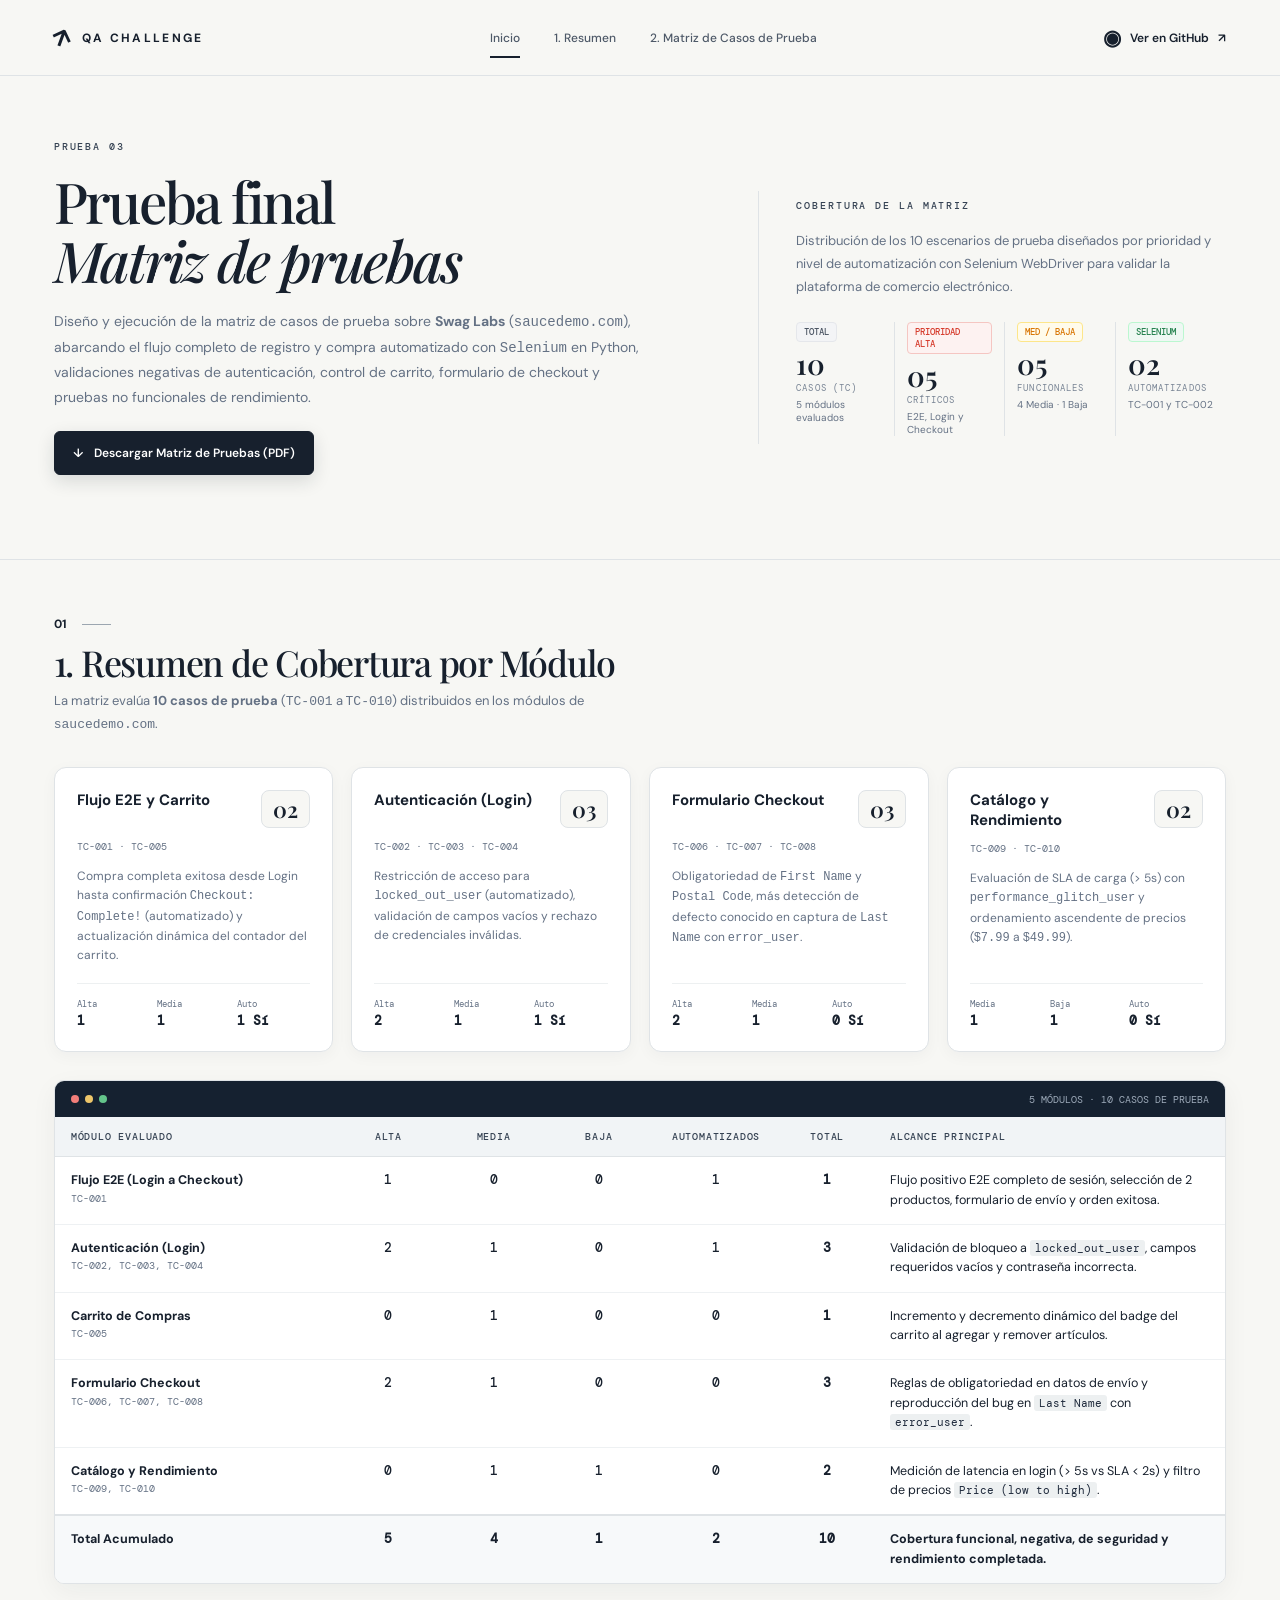
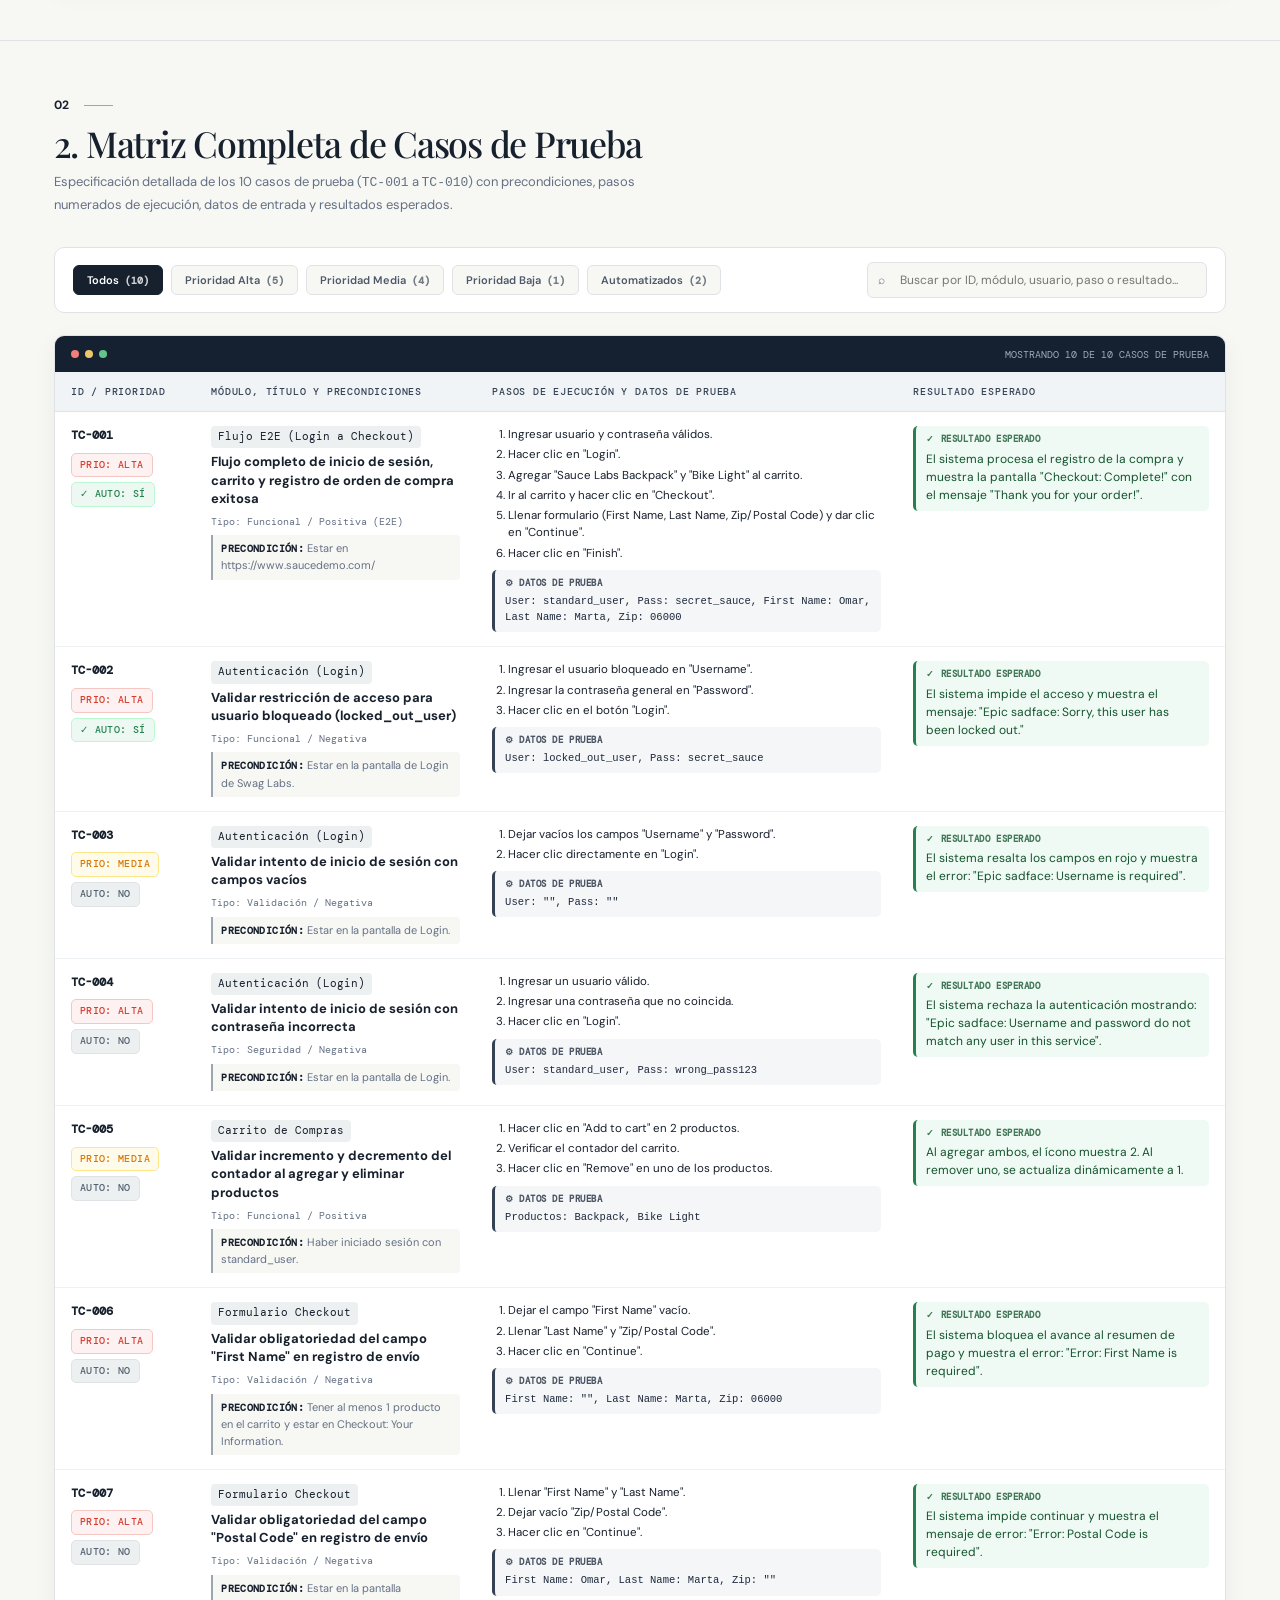
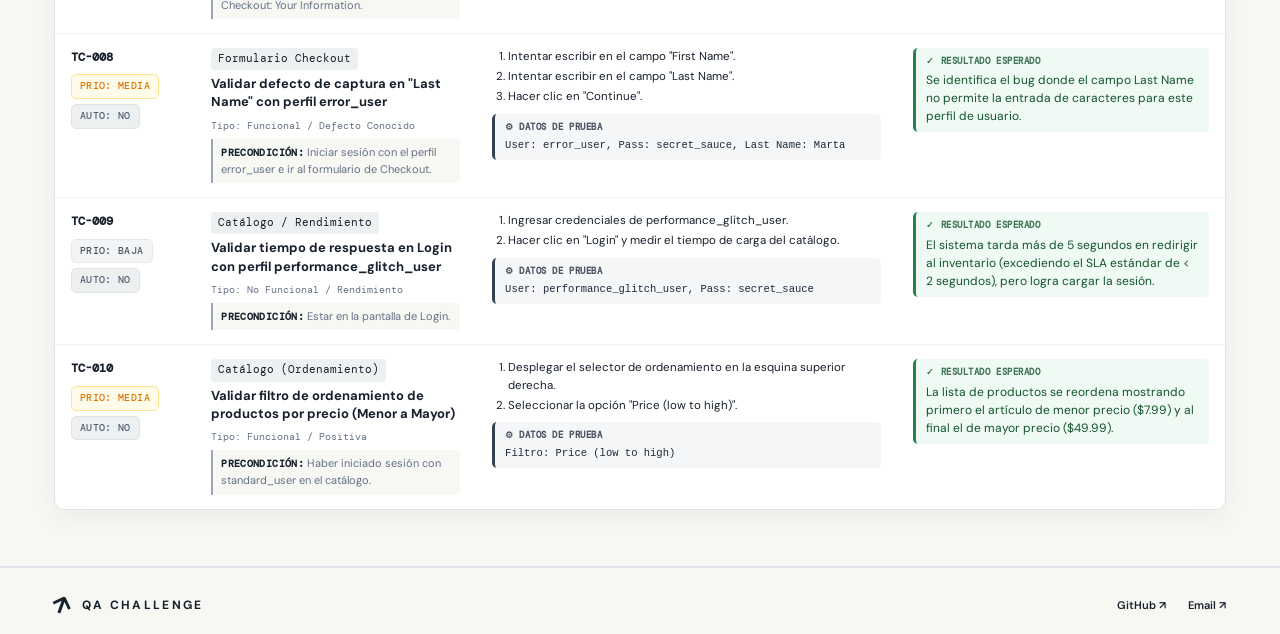
<file: Ejercicio 3_Selenium/prueba final.html>
<!doctype html>
<html lang="es">
<head>
  <meta charset="utf-8">
  <meta name="viewport" content="width=device-width, initial-scale=1">
  <meta name="description" Prueba 3">
  <meta name="theme-color" content="#f7f7f4">
  <title>Prueba 3</title>
  <link rel="preconnect" href="https://fonts.googleapis.com">
  <link rel="preconnect" href="https://fonts.gstatic.com" crossorigin>
  <link href="https://fonts.googleapis.com/css2?family=DM+Mono:wght@400;500&family=DM+Sans:wght@400;500;600;700&family=Playfair+Display:ital,wght@0,500;0,600;1,500&display=swap" rel="stylesheet">
  <style>
    :root {
      --paper: #f7f7f4;
      --white: #ffffff;
      --ink: #17202d;
      --muted: #647184;
      --line: #dfe3e6;
      --soft: #edf0f1;
      --accent: #a9c8b8;
      --accent-dark: #3b6b54;
      --crit: #d63d2e;
      --crit-bg: #fdf2f1;
      --crit-border: #f5c6c2;
      --high: #d97706;
      --high-bg: #fffbeb;
      --high-border: #fde68a;
      --med: #2563eb;
      --med-bg: #eff6ff;
      --med-border: #bfdbfe;
      --low: #4b5563;
      --low-bg: #f3f4f6;
      --low-border: #e5e7eb;
      --ok: #25824f;
      --ok-bg: #eef8f3;
      --ok-border: #bbf7d0;
      --serif: "Playfair Display", Georgia, serif;
      --sans: "DM Sans", -apple-system, BlinkMacSystemFont, Arial, sans-serif;
      --mono: "DM Mono", monospace;
    }

    * { box-sizing: border-box; }
    html { scroll-behavior: smooth; scroll-padding-top: 90px; }
    body {
      margin: 0;
      background: var(--paper);
      color: var(--ink);
      font-family: var(--sans);
      -webkit-font-smoothing: antialiased;
    }
    a { color: inherit; text-decoration: none; }

    /* Topbar */
    .topbar {
      height: 76px;
      padding: 0 4.2%;
      border-bottom: 1px solid var(--line);
      display: flex;
      align-items: center;
      justify-content: space-between;
      gap: 24px;
      background: rgba(247, 247, 244, 0.94);
      position: sticky;
      top: 0;
      z-index: 30;
      backdrop-filter: blur(12px);
    }
    .brand {
      font-size: 12px;
      font-weight: 700;
      letter-spacing: .19em;
      display: inline-flex;
      align-items: center;
      gap: 10px;
      white-space: nowrap;
    }
    .brand-mark {
      font-size: 24px;
      line-height: 1;
      transform: rotate(-25deg);
      display: inline-block;
    }
    .nav {
      display: flex;
      align-items: center;
      gap: 34px;
      height: 100%;
    }
    .nav a {
      font-size: 12px;
      color: #4e5968;
      height: 100%;
      display: flex;
      align-items: center;
      position: relative;
      font-weight: 500;
    }
    .nav a.active::after,
    .nav a:hover::after {
      content: "";
      height: 2px;
      background: var(--ink);
      position: absolute;
      bottom: 17px;
      left: 0;
      right: 0;
    }
    .github-link {
      display: flex;
      align-items: center;
      gap: 9px;
      font-size: 12px;
      font-weight: 600;
    }
    .github-symbol { font-size: 21px; }
    .menu-toggle {
      display: none;
      border: 0;
      background: none;
      font-size: 23px;
      color: var(--ink);
      cursor: pointer;
    }

    .section-wrap {
      padding-left: 4.2%;
      padding-right: 4.2%;
    }
    @media (min-width: 1500px) {
      .section-wrap {
        padding-left: max(4.2%, calc((100% - 1400px) / 2));
        padding-right: max(4.2%, calc((100% - 1400px) / 2));
      }
    }

    /* Hero */
    .hero {
      display: grid;
      grid-template-columns: 1.15fr 0.85fr;
      gap: 6%;
      padding-top: 64px;
      padding-bottom: 64px;
      border-bottom: 1px solid var(--line);
      align-items: center;
    }
    .eyebrow {
      font-family: var(--mono);
      font-size: 10px;
      letter-spacing: .19em;
      font-weight: 500;
      margin: 0 0 18px;
      color: #354253;
      text-transform: uppercase;
    }
    .hero h1 {
      font: 500 clamp(36px, 4.4vw, 62px)/1.05 var(--serif);
      letter-spacing: -.04em;
      margin: 0 0 20px;
    }
    .hero h1 em { font-weight: 500; }
    .hero-description {
      max-width: 600px;
      color: var(--muted);
      line-height: 1.75;
      font-size: 14px;
      margin: 0 0 22px;
    }
    .meta-pills {
      display: flex;
      flex-wrap: wrap;
      gap: 8px;
      margin-bottom: 28px;
    }
    .meta-pill {
      background: var(--soft);
      color: #465362;
      border-radius: 5px;
      padding: 7px 11px;
      font-size: 11px;
      font-family: var(--mono);
    }
    .meta-pill strong {
      color: var(--ink);
      font-family: var(--sans);
    }

    /* Action Buttons & PDF Download / Upload */
    .hero-actions {
      display: flex;
      flex-wrap: wrap;
      gap: 12px;
      align-items: center;
    }
    .button {
      display: inline-flex;
      align-items: center;
      justify-content: center;
      gap: 10px;
      min-height: 44px;
      border-radius: 6px;
      padding: 0 18px;
      font-size: 12px;
      font-weight: 600;
      font-family: var(--sans);
      cursor: pointer;
      transition: transform .2s, background .2s, border-color .2s, box-shadow .2s;
    }
    .button:hover { transform: translateY(-2px); }
    .button-dark {
      background: var(--ink);
      border: 1px solid var(--ink);
      color: #fff;
      box-shadow: 0 6px 18px rgba(23, 32, 45, 0.14);
    }
    .button-dark:hover { background: #2a3849; }
    .button-light {
      background: transparent;
      border: 1px solid #aeb7c0;
      color: var(--ink);
    }
    .button-light:hover {
      background: var(--white);
      border-color: var(--ink);
    }
    .pdf-status-note {
      width: 100%;
      margin-top: 8px;
      font-family: var(--mono);
      font-size: 10px;
      color: var(--muted);
      display: flex;
      align-items: center;
      gap: 8px;
    }
    .pdf-status-dot {
      width: 7px;
      height: 7px;
      border-radius: 50%;
      background: var(--ok);
      display: inline-block;
    }

    /* Hero Aside Stats */
    .hero-aside {
      border-left: 1px solid var(--line);
      padding: 8px 0 8px 8%;
      display: flex;
      flex-direction: column;
      justify-content: center;
    }
    .aside-copy {
      color: var(--muted);
      font-size: 13px;
      line-height: 1.75;
      margin: 0 0 24px;
    }
    .stats {
      display: grid;
      grid-template-columns: repeat(4, 1fr);
      gap: 12px;
    }
    .stat {
      display: flex;
      flex-direction: column;
      align-items: flex-start;
      border-right: 1px solid var(--line);
      padding-right: 12px;
      gap: 4px;
    }
    .stat:last-child { border-right: 0; padding-right: 0; }
    .stat-badge {
      font-family: var(--mono);
      font-size: 9px;
      padding: 3px 7px;
      border-radius: 4px;
      font-weight: 500;
      margin-bottom: 4px;
    }
    .stat strong {
      font: 600 28px/1 var(--serif);
      color: var(--ink);
    }
    .stat span.label {
      font-family: var(--mono);
      letter-spacing: .12em;
      color: #788494;
      font-size: 9px;
      text-transform: uppercase;
    }
    .stat small {
      color: var(--muted);
      font-size: 10px;
    }

    /* Section Header */
    .section-block {
      padding-top: 56px;
      padding-bottom: 56px;
      border-bottom: 1px solid var(--line);
    }
    .section-head {
      display: flex;
      flex-wrap: wrap;
      justify-content: space-between;
      align-items: flex-end;
      gap: 20px;
      margin-bottom: 32px;
    }
    .section-number {
      display: flex;
      align-items: center;
      gap: 14px;
      font-size: 12px;
      font-weight: 700;
      letter-spacing: .05em;
      margin-bottom: 10px;
    }
    .section-number i {
      display: block;
      width: 29px;
      height: 1px;
      background: #9ca6b0;
    }
    .section-head h2 {
      font: 500 clamp(26px, 2.8vw, 38px)/1.12 var(--serif);
      letter-spacing: -.035em;
      margin: 0;
    }
    .section-subtitle {
      color: var(--muted);
      font-size: 13px;
      max-width: 620px;
      line-height: 1.65;
      margin: 8px 0 0;
    }

    /* Section 1: Summary Cards + Table */
    .layer-grid {
      display: grid;
      grid-template-columns: repeat(4, 1fr);
      gap: 18px;
      margin-bottom: 28px;
    }
    .layer-card {
      background: var(--white);
      border: 1px solid var(--line);
      border-radius: 12px;
      padding: 22px;
      display: flex;
      flex-direction: column;
      justify-content: space-between;
      box-shadow: 0 4px 16px rgba(23, 32, 45, 0.04);
      transition: transform 0.2s ease, box-shadow 0.2s ease;
    }
    .layer-card:hover {
      transform: translateY(-3px);
      box-shadow: 0 10px 24px rgba(23, 32, 45, 0.08);
    }
    .layer-card-top {
      display: flex;
      justify-content: space-between;
      align-items: flex-start;
      gap: 10px;
      margin-bottom: 12px;
    }
    .layer-name {
      font-weight: 700;
      font-size: 15px;
      color: var(--ink);
      margin: 0;
    }
    .layer-files {
      font-family: var(--mono);
      font-size: 10px;
      color: var(--muted);
      margin: 4px 0 14px;
    }
    .layer-total-badge {
      font: 600 22px/1 var(--serif);
      background: var(--paper);
      border: 1px solid var(--line);
      border-radius: 8px;
      padding: 7px 11px;
      color: var(--ink);
      white-space: nowrap;
    }
    .layer-impact {
      font-size: 12px;
      color: var(--muted);
      line-height: 1.6;
      margin: 0 0 18px;
    }
    .layer-metrics {
      display: grid;
      grid-template-columns: repeat(3, 1fr);
      gap: 6px;
      padding-top: 14px;
      border-top: 1px solid var(--soft);
      font-family: var(--mono);
      font-size: 10px;
    }
    .layer-metrics div {
      display: flex;
      flex-direction: column;
      gap: 2px;
    }
    .layer-metrics span { color: var(--muted); font-size: 9px; }
    .layer-metrics b { font-size: 13px; color: var(--ink); }

    /* Responsive Clean Editorial Table */
    .table-card {
      background: var(--white);
      border: 1px solid var(--line);
      border-radius: 10px;
      overflow: hidden;
      box-shadow: 0 8px 26px rgba(23, 32, 45, 0.05);
    }
    .table-window-bar {
      height: 36px;
      display: flex;
      align-items: center;
      justify-content: space-between;
      padding: 0 16px;
      background: #152130;
      color: #9eabba;
      font: 10px var(--mono);
    }
    .window-dots {
      display: flex;
      align-items: center;
      gap: 6px;
    }
    .window-dots span {
      width: 8px;
      height: 8px;
      border-radius: 50%;
      background: #f27e7a;
    }
    .window-dots span:nth-child(2) { background: #edc66a; }
    .window-dots span:nth-child(3) { background: #63c48a; }

    .editorial-table {
      width: 100%;
      border-collapse: collapse;
      text-align: left;
      font-size: 12.5px;
    }
    .editorial-table th {
      background: #f1f4f6;
      color: #354253;
      font-family: var(--mono);
      font-size: 10px;
      letter-spacing: .08em;
      text-transform: uppercase;
      padding: 13px 16px;
      border-bottom: 1px solid var(--line);
      font-weight: 500;
    }
    .editorial-table td {
      padding: 14px 16px;
      border-bottom: 1px solid #eef1f3;
      vertical-align: top;
      line-height: 1.55;
      color: var(--ink);
    }
    .editorial-table tr:last-child td { border-bottom: 0; }
    .editorial-table tbody tr:hover { background: #fafbfa; }
    .editorial-table tfoot td {
      background: #f7f9fa;
      font-weight: 700;
      border-top: 2px solid var(--line);
      padding: 14px 16px;
    }
    .num-col {
      text-align: center;
      font-family: var(--mono);
      font-weight: 500;
    }

    /* Filter & Search Controls for Section 2 */
    .controls-bar {
      display: flex;
      flex-wrap: wrap;
      gap: 12px;
      justify-content: space-between;
      align-items: center;
      margin-bottom: 22px;
      background: var(--white);
      padding: 14px 18px;
      border: 1px solid var(--line);
      border-radius: 10px;
    }
    .filter-pills {
      display: flex;
      flex-wrap: wrap;
      gap: 8px;
    }
    .filter-btn {
      border: 1px solid var(--line);
      background: var(--paper);
      color: #4e5968;
      padding: 7px 13px;
      border-radius: 6px;
      font-size: 11px;
      font-weight: 600;
      font-family: var(--sans);
      cursor: pointer;
      transition: all .15s ease;
      display: inline-flex;
      align-items: center;
      gap: 6px;
    }
    .filter-btn:hover {
      border-color: var(--ink);
      color: var(--ink);
    }
    .filter-btn.active {
      background: var(--ink);
      border-color: var(--ink);
      color: var(--white);
    }
    .filter-count {
      font-family: var(--mono);
      font-size: 10px;
      opacity: 0.8;
    }
    .search-box {
      position: relative;
      flex: 1;
      min-width: 240px;
      max-width: 340px;
    }
    .search-box input {
      width: 100%;
      padding: 9px 14px 9px 32px;
      border: 1px solid var(--line);
      border-radius: 6px;
      background: var(--paper);
      font-family: var(--sans);
      font-size: 12px;
      color: var(--ink);
      outline: none;
    }
    .search-box input:focus {
      border-color: var(--ink);
      background: var(--white);
    }
    .search-icon {
      position: absolute;
      left: 11px;
      top: 50%;
      transform: translateY(-50%);
      font-size: 12px;
      color: var(--muted);
      pointer-events: none;
    }

    /* Priority & Automation Badges */
    .badge-stack {
      display: flex;
      flex-direction: column;
      align-items: flex-start;
      gap: 5px;
    }
    .sev-badge {
      display: inline-flex;
      align-items: center;
      gap: 5px;
      font-family: var(--mono);
      font-size: 9.5px;
      font-weight: 500;
      padding: 4px 8px;
      border-radius: 5px;
      text-transform: uppercase;
      letter-spacing: .04em;
      white-space: nowrap;
    }
    .prio-Alta {
      background: var(--crit-bg);
      color: var(--crit);
      border: 1px solid var(--crit-border);
    }
    .prio-Media {
      background: var(--high-bg);
      color: var(--high);
      border: 1px solid var(--high-border);
    }
    .prio-Baja {
      background: var(--low-bg);
      color: var(--low);
      border: 1px solid var(--low-border);
    }
    .auto-Si {
      background: var(--ok-bg);
      color: var(--ok);
      border: 1px solid var(--ok-border);
    }
    .auto-No {
      background: var(--soft);
      color: #536171;
      border: 1px solid var(--line);
    }

    .id-tag {
      font-family: var(--mono);
      font-weight: 600;
      font-size: 12px;
      color: var(--ink);
      display: block;
      margin-bottom: 3px;
    }
    .file-tag {
      font-family: var(--mono);
      font-size: 10.5px;
      color: var(--ink);
      background: var(--soft);
      padding: 3px 7px;
      border-radius: 4px;
      display: inline-block;
      margin-bottom: 5px;
      word-break: break-word;
    }
    .tc-title {
      font-weight: 700;
      font-size: 13px;
      color: var(--ink);
      margin: 0 0 6px;
      line-height: 1.4;
    }
    .line-tag {
      font-family: var(--mono);
      font-size: 10px;
      color: var(--muted);
      display: block;
    }
    .precond-box {
      font-size: 11px;
      color: var(--muted);
      background: var(--paper);
      border-left: 2px solid #9ca6b0;
      padding: 5px 8px;
      border-radius: 0 4px 4px 0;
      margin-top: 6px;
    }
    .precond-box strong {
      color: var(--ink);
      font-family: var(--mono);
      font-size: 9.5px;
      text-transform: uppercase;
      letter-spacing: .04em;
    }

    /* Steps & Test Data Boxes inside Table (Strict Word-Wrap so nothing overflows) */
    .steps-list {
      margin: 0 0 8px;
      padding-left: 16px;
      font-size: 11.5px;
      line-height: 1.5;
      color: var(--ink);
    }
    .steps-list li {
      margin-bottom: 3px;
    }
    .code-box {
      font-family: var(--mono);
      font-size: 10.5px;
      line-height: 1.45;
      padding: 7px 10px;
      border-radius: 5px;
      overflow-wrap: anywhere;
      word-break: break-word;
    }
    .code-data {
      background: #f4f6f8;
      border-left: 3px solid #354253;
      color: #1e293b;
    }
    .code-expected {
      background: #effaf4;
      border-left: 3px solid var(--ok);
      color: #14532d;
      font-family: var(--sans);
      font-size: 12px;
      line-height: 1.5;
    }
    .code-label {
      font-family: var(--mono);
      font-weight: 600;
      font-size: 9px;
      text-transform: uppercase;
      letter-spacing: .06em;
      display: block;
      margin-bottom: 3px;
      opacity: 0.78;
    }
    .inline-code {
      font-family: var(--mono);
      font-size: 11px;
      background: var(--soft);
      padding: 1px 5px;
      border-radius: 3px;
      color: #1e293b;
    }

    /* Footer */
    .footer {
      border-top: 1px solid var(--line);
      min-height: 76px;
      display: flex;
      align-items: center;
      justify-content: space-between;
      gap: 20px;
    }
    .footer p {
      font-size: 11px;
      color: #7c8793;
    }
    .heart {
      color: #c95862;
      padding: 0 3px;
    }
    .footer-links {
      display: flex;
      gap: 22px;
      font-size: 11px;
      font-weight: 600;
    }
    .footer-links a:hover { text-decoration: underline; }

    /* Responsive adjustments so nothing overflows on smaller viewports */
    @media (max-width: 1100px) {
      .hero { grid-template-columns: 1fr; gap: 36px; }
      .hero-aside {
        border-left: 0;
        border-top: 1px solid var(--line);
        padding: 28px 0 0;
      }
      .layer-grid { grid-template-columns: repeat(2, 1fr); }
    }

    @media (max-width: 860px) {
      /* Transform matrix table into clean stacked cards on mobile/tablet so it NEVER overflows */
      .matrix-table thead { display: none; }
      .matrix-table,
      .matrix-table tbody,
      .matrix-table tr,
      .matrix-table td {
        display: block;
        width: 100%;
      }
      .matrix-table tr {
        padding: 16px;
        border-bottom: 1px solid var(--line);
      }
      .matrix-table td {
        padding: 6px 0;
        border: 0;
      }
      .badge-stack {
        flex-direction: row;
        flex-wrap: wrap;
        align-items: center;
      }
    }

    @media (max-width: 700px) {
      .topbar { height: 64px; padding: 0 5%; }
      .menu-toggle { display: block; }
      .github-link { margin-left: auto; font-size: 0; gap: 0; }
      .github-link .github-symbol { font-size: 22px; }
      .nav {
        display: none;
        position: absolute;
        top: 63px;
        left: 0;
        right: 0;
        height: auto;
        padding: 18px 5%;
        background: var(--paper);
        border-bottom: 1px solid var(--line);
        flex-direction: column;
        align-items: flex-start;
        gap: 18px;
      }
      .nav.open { display: flex; }
      .nav a { height: auto; font-size: 13px; }
      .section-wrap { padding-left: 5%; padding-right: 5%; }
      .layer-grid { grid-template-columns: 1fr; }
      .stats { grid-template-columns: repeat(2, 1fr); row-gap: 18px; }
      .stat:nth-child(2) { border-right: 0; }
      .footer { padding-top: 20px; padding-bottom: 20px; flex-wrap: wrap; }
      .footer p { order: 3; width: 100%; margin: 0; }
    }
  </style>
</head>
<body>
  <header class="topbar">
    <a class="brand" href="#inicio" aria-label="Challenge, inicio">
      <span class="brand-mark">↗</span> QA CHALLENGE
    </a>
    <nav class="nav" aria-label="Navegación principal">
      <a class="active" href="#inicio">Inicio</a>
      <a href="#resumen">1. Resumen</a>
      <a href="#matriz">2. Matriz de Casos de Prueba</a>
    </nav>
    <a class="github-link" href="https://github.com/Stankewech/Challenge-Covalto/tree/main/Ejercicio%203_Selenium" target="_blank" rel="noreferrer">
      <span class="github-symbol">◉</span> Ver en GitHub <span aria-hidden="true">↗</span>
    </a>
    <button class="menu-toggle" aria-label="Abrir menú" aria-expanded="false">☰</button>
  </header>

  <main>
    <!-- HERO -->
    <section class="hero section-wrap" id="inicio">
      <div class="hero-copy">
        <p class="eyebrow">PRUEBA 03</p>
        <h1>Prueba final<br><em>Matriz de pruebas</em></h1>
        <p class="hero-description">
          Diseño y ejecución de la matriz de casos de prueba sobre <strong>Swag Labs</strong> (<code>saucedemo.com</code>), abarcando el flujo completo de registro y compra automatizado con <code>Selenium</code> en Python, validaciones negativas de autenticación, control de carrito, formulario de checkout y pruebas no funcionales de rendimiento.
        </p>





      
<div class="hero-actions">
  <button type="button" id="downloadPdfBtn" class="button button-dark">
    <span>↓</span> Descargar Matriz de Pruebas (PDF)
  </button>

  <div class="pdf-status-note" id="pdfStatusNote"></div>
</div>
 </div>


      <aside class="hero-aside" aria-label="Estadísticas de la matriz de pruebas">
        <p class="eyebrow">COBERTURA DE LA MATRIZ</p>
        <p class="aside-copy">
          Distribución de los 10 escenarios de prueba diseñados por prioridad y nivel de automatización con Selenium WebDriver para validar la plataforma de comercio electrónico.
        </p>
        <div class="stats">
          <div class="stat">
            <span class="stat-badge prio-Baja">TOTAL</span>
            <strong>10</strong>
            <span class="label">Casos (TC)</span>
            <small>5 módulos evaluados</small>
          </div>
          <div class="stat">
            <span class="stat-badge prio-Alta">PRIORIDAD ALTA</span>
            <strong>05</strong>
            <span class="label">Críticos</span>
            <small>E2E, Login y Checkout</small>
          </div>
          <div class="stat">
            <span class="stat-badge prio-Media">MED / BAJA</span>
            <strong>05</strong>
            <span class="label">Funcionales</span>
            <small>4 Media · 1 Baja</small>
          </div>
          <div class="stat">
            <span class="stat-badge auto-Si">SELENIUM</span>
            <strong>02</strong>
            <span class="label">Automatizados</span>
            <small>TC-001 y TC-002</small>
          </div>
        </div>
      </aside>
    </section>

    <!-- SECCIÓN 1: RESUMEN POR MÓDULO -->
    <section class="section-block section-wrap" id="resumen" aria-label="Resumen de cobertura por módulo">
      <div class="section-head">
        <div>
          <div class="section-number"><span>01</span><i></i></div>
          <h2>1. Resumen de Cobertura por Módulo</h2>
          <p class="section-subtitle">
            La matriz evalúa <strong>10 casos de prueba</strong> (<code>TC-001</code> a <code>TC-010</code>) distribuidos en los módulos de <code>saucedemo.com</code>.
          </p>
        </div>
      </div>

      <!-- Tarjetas de resumen visual por módulo -->
      <div class="layer-grid">
        <article class="layer-card">
          <div>
            <div class="layer-card-top">
              <h3 class="layer-name">Flujo E2E y Carrito</h3>
              <span class="layer-total-badge">02</span>
            </div>
            <p class="layer-files">TC-001 · TC-005</p>
            <p class="layer-impact">
              Compra completa exitosa desde Login hasta confirmación <code>Checkout: Complete!</code> (automatizado) y actualización dinámica del contador del carrito.
            </p>
          </div>
          <div class="layer-metrics">
            <div><span>Alta</span><b>1</b></div>
            <div><span>Media</span><b>1</b></div>
            <div><span>Auto</span><b>1 Sí</b></div>
          </div>
        </article>

        <article class="layer-card">
          <div>
            <div class="layer-card-top">
              <h3 class="layer-name">Autenticación (Login)</h3>
              <span class="layer-total-badge">03</span>
            </div>
            <p class="layer-files">TC-002 · TC-003 · TC-004</p>
            <p class="layer-impact">
              Restricción de acceso para <code>locked_out_user</code> (automatizado), validación de campos vacíos y rechazo de credenciales inválidas.
            </p>
          </div>
          <div class="layer-metrics">
            <div><span>Alta</span><b>2</b></div>
            <div><span>Media</span><b>1</b></div>
            <div><span>Auto</span><b>1 Sí</b></div>
          </div>
        </article>

        <article class="layer-card">
          <div>
            <div class="layer-card-top">
              <h3 class="layer-name">Formulario Checkout</h3>
              <span class="layer-total-badge">03</span>
            </div>
            <p class="layer-files">TC-006 · TC-007 · TC-008</p>
            <p class="layer-impact">
              Obligatoriedad de <code>First Name</code> y <code>Postal Code</code>, más detección de defecto conocido en captura de <code>Last Name</code> con <code>error_user</code>.
            </p>
          </div>
          <div class="layer-metrics">
            <div><span>Alta</span><b>2</b></div>
            <div><span>Media</span><b>1</b></div>
            <div><span>Auto</span><b>0 Sí</b></div>
          </div>
        </article>

        <article class="layer-card">
          <div>
            <div class="layer-card-top">
              <h3 class="layer-name">Catálogo y Rendimiento</h3>
              <span class="layer-total-badge">02</span>
            </div>
            <p class="layer-files">TC-009 · TC-010</p>
            <p class="layer-impact">
              Evaluación de SLA de carga (&gt; 5s) con <code>performance_glitch_user</code> y ordenamiento ascendente de precios (<code>$7.99</code> a <code>$49.99</code>).
            </p>
          </div>
          <div class="layer-metrics">
            <div><span>Media</span><b>1</b></div>
            <div><span>Baja</span><b>1</b></div>
            <div><span>Auto</span><b>0 Sí</b></div>
          </div>
        </article>
      </div>

      <!-- Tabla comparativa de la Sección 1 -->
      <div class="table-card">
        <div class="table-window-bar">
          <div class="window-dots"><span></span><span></span><span></span></div>
          
          <div>5 MÓDULOS · 10 CASOS DE PRUEBA</div>
        </div>
        <table class="editorial-table">
          <thead>
            <tr>
              <th style="width: 24%;">Módulo Evaluado</th>
              <th class="num-col" style="width: 9%;">Alta</th>
              <th class="num-col" style="width: 9%;">Media</th>
              <th class="num-col" style="width: 9%;">Baja</th>
              <th class="num-col" style="width: 11%;">Automatizados</th>
              <th class="num-col" style="width: 8%;">Total</th>
              <th style="width: 30%;">Alcance Principal</th>
            </tr>
          </thead>
          <tbody>
            <tr>
              <td><strong>Flujo E2E (Login a Checkout)</strong><br><span class="line-tag">TC-001</span></td>
              <td class="num-col">1</td>
              <td class="num-col">0</td>
              <td class="num-col">0</td>
              <td class="num-col">1</td>
              <td class="num-col"><strong>1</strong></td>
              <td>Flujo positivo E2E completo de sesión, selección de 2 productos, formulario de envío y orden exitosa.</td>
            </tr>
            <tr>
              <td><strong>Autenticación (Login)</strong><br><span class="line-tag">TC-002, TC-003, TC-004</span></td>
              <td class="num-col">2</td>
              <td class="num-col">1</td>
              <td class="num-col">0</td>
              <td class="num-col">1</td>
              <td class="num-col"><strong>3</strong></td>
              <td>Validación de bloqueo a <code class="inline-code">locked_out_user</code>, campos requeridos vacíos y contraseña incorrecta.</td>
            </tr>
            <tr>
              <td><strong>Carrito de Compras</strong><br><span class="line-tag">TC-005</span></td>
              <td class="num-col">0</td>
              <td class="num-col">1</td>
              <td class="num-col">0</td>
              <td class="num-col">0</td>
              <td class="num-col"><strong>1</strong></td>
              <td>Incremento y decremento dinámico del badge del carrito al agregar y remover artículos.</td>
            </tr>
            <tr>
              <td><strong>Formulario Checkout</strong><br><span class="line-tag">TC-006, TC-007, TC-008</span></td>
              <td class="num-col">2</td>
              <td class="num-col">1</td>
              <td class="num-col">0</td>
              <td class="num-col">0</td>
              <td class="num-col"><strong>3</strong></td>
              <td>Reglas de obligatoriedad en datos de envío y reproducción del bug en <code class="inline-code">Last Name</code> con <code class="inline-code">error_user</code>.</td>
            </tr>
            <tr>
              <td><strong>Catálogo y Rendimiento</strong><br><span class="line-tag">TC-009, TC-010</span></td>
              <td class="num-col">0</td>
              <td class="num-col">1</td>
              <td class="num-col">1</td>
              <td class="num-col">0</td>
              <td class="num-col"><strong>2</strong></td>
              <td>Medición de latencia en login (&gt; 5s vs SLA &lt; 2s) y filtro de precios <code class="inline-code">Price (low to high)</code>.</td>
            </tr>
          </tbody>
          <tfoot>
            <tr>
              <td>Total Acumulado</td>
              <td class="num-col">5</td>
              <td class="num-col">4</td>
              <td class="num-col">1</td>
              <td class="num-col">2</td>
              <td class="num-col">10</td>
              <td>Cobertura funcional, negativa, de seguridad y rendimiento completada.</td>
            </tr>
          </tfoot>
        </table>
      </div>
    </section>

    <!-- SECCIÓN 2: MATRIZ COMPLETA DE CASOS DE PRUEBA -->
    <section class="section-block section-wrap" id="matriz" aria-label="Matriz detallada de casos de prueba">
      <div class="section-head">
        <div>
          <div class="section-number"><span>02</span><i></i></div>
          <h2>2. Matriz Completa de Casos de Prueba</h2>
          <p class="section-subtitle">
            Especificación detallada de los 10 casos de prueba (<code>TC-001</code> a <code>TC-010</code>) con precondiciones, pasos numerados de ejecución, datos de entrada y resultados esperados.
          </p>
        </div>
      </div>

      <!-- Barra de filtrado interactivo -->
      <div class="controls-bar">
        <div class="filter-pills" role="group" aria-label="Filtrar casos de prueba">
          <button type="button" class="filter-btn active" data-filter="ALL">Todos <span class="filter-count">(10)</span></button>
          <button type="button" class="filter-btn" data-filter="Alta">Prioridad Alta <span class="filter-count">(5)</span></button>
          <button type="button" class="filter-btn" data-filter="Media">Prioridad Media <span class="filter-count">(4)</span></button>
          <button type="button" class="filter-btn" data-filter="Baja">Prioridad Baja <span class="filter-count">(1)</span></button>
          <button type="button" class="filter-btn" data-filter="AUTO_SI">Automatizados <span class="filter-count">(2)</span></button>
        </div>
        <div class="search-box">
          <span class="search-icon">⌕</span>
          <input type="search" id="searchInput" placeholder="Buscar por ID, módulo, usuario, paso o resultado..." aria-label="Buscar en la matriz de casos de prueba">
        </div>
      </div>

      <!-- Tabla de Matriz de Casos de Prueba -->
      <div class="table-card">
        <div class="table-window-bar">
          <div class="window-dots"><span></span><span></span><span></span></div>
          <div id="visibleCountLabel">MOSTRANDO 10 DE 10 CASOS DE PRUEBA</div>
        </div>
        <table class="editorial-table matrix-table">
          <thead>
            <tr>
              <th style="width: 12%;">ID / Prioridad</th>
              <th style="width: 24%;">Módulo, Título y Precondiciones</th>
              <th style="width: 36%;">Pasos de Ejecución y Datos de Prueba</th>
              <th style="width: 28%;">Resultado Esperado</th>
            </tr>
          </thead>
          <tbody id="testCasesTableBody">
            <!-- Renderizado dinámico mediante JS -->
          </tbody>
        </table>
      </div>
    </section>
  </main>

  <footer class="footer section-wrap">
    <a class="brand" href="#inicio"><span class="brand-mark">↗</span> QA CHALLENGE</a>
    <div class="footer-links">
      <a href="https://github.com/Stankewech" target="_blank" rel="noreferrer">GitHub ↗</a>
      <a href="mailto:omartao1800@alumno.ipn.mx">Email ↗</a>
    </div>
  </footer>

  <script>
    // Datos íntegros de los 10 Casos de Prueba (TC-001 a TC-010) extraídos de Casos de Prueba.xlsx
    const testCasesData = [
      {
        id: "TC-001",
        module: "Flujo E2E (Login a Checkout)",
        title: "Flujo completo de inicio de sesión, carrito y registro de orden de compra exitosa",
        type: "Funcional / Positiva (E2E)",
        preconditions: "Estar en https://www.saucedemo.com/",
        steps: [
          "Ingresar usuario y contraseña válidos.",
          'Hacer clic en "Login".',
          'Agregar "Sauce Labs Backpack" y "Bike Light" al carrito.',
          'Ir al carrito y hacer clic en "Checkout".',
          'Llenar formulario (First Name, Last Name, Zip/Postal Code) y dar clic en "Continue".',
          'Hacer clic en "Finish".'
        ],
        testData: "User: standard_user, Pass: secret_sauce, First Name: Omar, Last Name: Marta, Zip: 06000",
        expected: 'El sistema procesa el registro de la compra y muestra la pantalla "Checkout: Complete!" con el mensaje "Thank you for your order!".',
        priority: "Alta",
        automated: "Sí"
      },
      {
        id: "TC-002",
        module: "Autenticación (Login)",
        title: "Validar restricción de acceso para usuario bloqueado (locked_out_user)",
        type: "Funcional / Negativa",
        preconditions: "Estar en la pantalla de Login de Swag Labs.",
        steps: [
          'Ingresar el usuario bloqueado en "Username".',
          'Ingresar la contraseña general en "Password".',
          'Hacer clic en el botón "Login".'
        ],
        testData: "User: locked_out_user, Pass: secret_sauce",
        expected: 'El sistema impide el acceso y muestra el mensaje: "Epic sadface: Sorry, this user has been locked out."',
        priority: "Alta",
        automated: "Sí"
      },
      {
        id: "TC-003",
        module: "Autenticación (Login)",
        title: "Validar intento de inicio de sesión con campos vacíos",
        type: "Validación / Negativa",
        preconditions: "Estar en la pantalla de Login.",
        steps: [
          'Dejar vacíos los campos "Username" y "Password".',
          'Hacer clic directamente en "Login".'
        ],
        testData: 'User: "", Pass: ""',
        expected: 'El sistema resalta los campos en rojo y muestra el error: "Epic sadface: Username is required".',
        priority: "Media",
        automated: "No"
      },
      {
        id: "TC-004",
        module: "Autenticación (Login)",
        title: "Validar intento de inicio de sesión con contraseña incorrecta",
        type: "Seguridad / Negativa",
        preconditions: "Estar en la pantalla de Login.",
        steps: [
          "Ingresar un usuario válido.",
          "Ingresar una contraseña que no coincida.",
          'Hacer clic en "Login".'
        ],
        testData: "User: standard_user, Pass: wrong_pass123",
        expected: 'El sistema rechaza la autenticación mostrando: "Epic sadface: Username and password do not match any user in this service".',
        priority: "Alta",
        automated: "No"
      },
      {
        id: "TC-005",
        module: "Carrito de Compras",
        title: "Validar incremento y decremento del contador al agregar y eliminar productos",
        type: "Funcional / Positiva",
        preconditions: "Haber iniciado sesión con standard_user.",
        steps: [
          'Hacer clic en "Add to cart" en 2 productos.',
          "Verificar el contador del carrito.",
          'Hacer clic en "Remove" en uno de los productos.'
        ],
        testData: "Productos: Backpack, Bike Light",
        expected: "Al agregar ambos, el ícono muestra 2. Al remover uno, se actualiza dinámicamente a 1.",
        priority: "Media",
        automated: "No"
      },
      {
        id: "TC-006",
        module: "Formulario Checkout",
        title: 'Validar obligatoriedad del campo "First Name" en registro de envío',
        type: "Validación / Negativa",
        preconditions: "Tener al menos 1 producto en el carrito y estar en Checkout: Your Information.",
        steps: [
          'Dejar el campo "First Name" vacío.',
          'Llenar "Last Name" y "Zip/Postal Code".',
          'Hacer clic en "Continue".'
        ],
        testData: 'First Name: "", Last Name: Marta, Zip: 06000',
        expected: 'El sistema bloquea el avance al resumen de pago y muestra el error: "Error: First Name is required".',
        priority: "Alta",
        automated: "No"
      },
      {
        id: "TC-007",
        module: "Formulario Checkout",
        title: 'Validar obligatoriedad del campo "Postal Code" en registro de envío',
        type: "Validación / Negativa",
        preconditions: "Estar en la pantalla Checkout: Your Information.",
        steps: [
          'Llenar "First Name" y "Last Name".',
          'Dejar vacío "Zip/Postal Code".',
          'Hacer clic en "Continue".'
        ],
        testData: 'First Name: Omar, Last Name: Marta, Zip: ""',
        expected: 'El sistema impide continuar y muestra el mensaje de error: "Error: Postal Code is required".',
        priority: "Alta",
        automated: "No"
      },
      {
        id: "TC-008",
        module: "Formulario Checkout",
        title: 'Validar defecto de captura en "Last Name" con perfil error_user',
        type: "Funcional / Defecto Conocido",
        preconditions: "Iniciar sesión con el perfil error_user e ir al formulario de Checkout.",
        steps: [
          'Intentar escribir en el campo "First Name".',
          'Intentar escribir en el campo "Last Name".',
          'Hacer clic en "Continue".'
        ],
        testData: "User: error_user, Pass: secret_sauce, Last Name: Marta",
        expected: "Se identifica el bug donde el campo Last Name no permite la entrada de caracteres para este perfil de usuario.",
        priority: "Media",
        automated: "No"
      },
      {
        id: "TC-009",
        module: "Catálogo / Rendimiento",
        title: "Validar tiempo de respuesta en Login con perfil performance_glitch_user",
        type: "No Funcional / Rendimiento",
        preconditions: "Estar en la pantalla de Login.",
        steps: [
          "Ingresar credenciales de performance_glitch_user.",
          'Hacer clic en "Login" y medir el tiempo de carga del catálogo.'
        ],
        testData: "User: performance_glitch_user, Pass: secret_sauce",
        expected: "El sistema tarda más de 5 segundos en redirigir al inventario (excediendo el SLA estándar de < 2 segundos), pero logra cargar la sesión.",
        priority: "Baja",
        automated: "No"
      },
      {
        id: "TC-010",
        module: "Catálogo (Ordenamiento)",
        title: "Validar filtro de ordenamiento de productos por precio (Menor a Mayor)",
        type: "Funcional / Positiva",
        preconditions: "Haber iniciado sesión con standard_user en el catálogo.",
        steps: [
          "Desplegar el selector de ordenamiento en la esquina superior derecha.",
          'Seleccionar la opción "Price (low to high)".'
        ],
        testData: "Filtro: Price (low to high)",
        expected: "La lista de productos se reordena mostrando primero el artículo de menor precio ($7.99) y al final el de mayor precio ($49.99).",
        priority: "Media",
        automated: "No"
      }
    ];

    function escapeHtml(str) {
      return str
        .replace(/&/g, "&amp;")
        .replace(/</g, "&lt;")
        .replace(/>/g, "&gt;")
        .replace(/"/g, "&quot;");
    }

    const tbody = document.getElementById("testCasesTableBody");
    const visibleCountLabel = document.getElementById("visibleCountLabel");
    const searchInput = document.getElementById("searchInput");
    const filterButtons = document.querySelectorAll(".filter-btn");
    let currentFilter = "ALL";

    function renderRows() {
      const query = (searchInput.value || "").trim().toLowerCase();
      const filtered = testCasesData.filter((tc) => {
        const matchesFilter =
          currentFilter === "ALL" ||
          (currentFilter === "AUTO_SI" ? tc.automated === "Sí" : tc.priority === currentFilter);

        const matchesQuery =
          !query ||
          tc.id.toLowerCase().includes(query) ||
          tc.module.toLowerCase().includes(query) ||
          tc.title.toLowerCase().includes(query) ||
          tc.type.toLowerCase().includes(query) ||
          tc.preconditions.toLowerCase().includes(query) ||
          tc.steps.join(" ").toLowerCase().includes(query) ||
          tc.testData.toLowerCase().includes(query) ||
          tc.expected.toLowerCase().includes(query);

        return matchesFilter && matchesQuery;
      });

      visibleCountLabel.textContent = `MOSTRANDO ${filtered.length} DE ${testCasesData.length} CASOS DE PRUEBA`;

      if (filtered.length === 0) {
        tbody.innerHTML = `
          <tr>
            <td colspan="4" style="text-align: center; padding: 32px; color: var(--muted);">
              No se encontraron casos de prueba que coincidan con el filtro actual.
            </td>
          </tr>
        `;
        return;
      }

      tbody.innerHTML = filtered
        .map((tc) => {
          const autoClass = tc.automated === "Sí" ? "auto-Si" : "auto-No";
          const autoLabel = tc.automated === "Sí" ? "✓ Auto: Sí" : "Auto: No";
          const stepsHtml = tc.steps
            .map((step) => `<li>${escapeHtml(step)}</li>`)
            .join("");

          return `
            <tr>
              <td>
                <div class="badge-stack">
                  <span class="id-tag">${escapeHtml(tc.id)}</span>
                  <span class="sev-badge prio-${escapeHtml(tc.priority)}">Prio: ${escapeHtml(tc.priority)}</span>
                  <span class="sev-badge ${autoClass}">${autoLabel}</span>
                </div>
              </td>
              <td>
                <span class="file-tag">${escapeHtml(tc.module)}</span>
                <p class="tc-title">${escapeHtml(tc.title)}</p>
                <span class="line-tag">Tipo: ${escapeHtml(tc.type)}</span>
                <div class="precond-box">
                  <strong>Precondición:</strong> ${escapeHtml(tc.preconditions)}
                </div>
              </td>
              <td>
                <ol class="steps-list">
                  ${stepsHtml}
                </ol>
                <div class="code-box code-data">
                  <span class="code-label">⚙ Datos de Prueba</span>
                  <code>${escapeHtml(tc.testData)}</code>
                </div>
              </td>
              <td>
                <div class="code-box code-expected">
                  <span class="code-label">✓ Resultado Esperado</span>
                  <div>${escapeHtml(tc.expected)}</div>
                </div>
              </td>
            </tr>
          `;
        })
        .join("");
    }

    filterButtons.forEach((btn) => {
      btn.addEventListener("click", () => {
        filterButtons.forEach((b) => b.classList.remove("active"));
        btn.classList.add("active");
        currentFilter = btn.getAttribute("data-filter") || "ALL";
        renderRows();
      });
    });

    searchInput.addEventListener("input", renderRows);

    // Menú móvil
    const menuButton = document.querySelector(".menu-toggle");
    const nav = document.querySelector(".nav");
    menuButton?.addEventListener("click", () => {
      const isOpen = nav.classList.toggle("open");
      menuButton.setAttribute("aria-expanded", String(isOpen));
      menuButton.setAttribute("aria-label", isOpen ? "Cerrar menú" : "Abrir menú");
    });
    nav?.querySelectorAll("a").forEach((link) => {
      link.addEventListener("click", () => {
        nav.classList.remove("open");
        menuButton?.setAttribute("aria-expanded", "false");
      });
    });

    // Gestión del botón de descarga y subida / vinculación de PDF
    // Configura aquí el nombre del archivo PDF que subas a tu repositorio:
    const DEFAULT_PDF_PATH = "Documentos/challenge-covalto.pdf";
    const uploadPdfTrigger = document.getElementById("uploadPdfTrigger");
    const pdfFileInput = document.getElementById("pdfFileInput");
    const downloadPdfBtn = document.getElementById("downloadPdfBtn");
    const pdfStatusText = document.getElementById("pdfStatusText");
    let currentBlobUrl = null;
    let currentDownloadName = DEFAULT_PDF_PATH;

    uploadPdfTrigger?.addEventListener("click", () => {
      pdfFileInput?.click();
    });

    pdfFileInput?.addEventListener("change", (event) => {
      const file = event.target.files && event.target.files[0];
      if (!file) return;

      if (currentBlobUrl) {
        URL.revokeObjectURL(currentBlobUrl);
      }
      currentBlobUrl = URL.createObjectURL(file);
      currentDownloadName = file.name;
      pdfStatusText.innerHTML = `Archivo cargado listo para descargar: <strong>${escapeHtml(file.name)}</strong> (${(file.size / 1024).toFixed(1)} KB)`;
    });


downloadPdfBtn?.addEventListener("click", () => {
  const link = document.createElement("a");

  link.href = DEFAULT_PDF_PATH;
  link.download = "Matriz-de-Pruebas.pdf";

  document.body.appendChild(link);
  link.click();
  link.remove();
});


    // Inicializar tabla
    renderRows();
  </script>
</body>
</html>
</file>
<file: Index/styles.css>
/* Editorial Challenge Portfolio — responsive, static and GitHub Pages friendly */
:root {
  --paper: #f7f7f4;
  --white: #fff;
  --ink: #17202d;
  --muted: #647184;
  --line: #dfe3e6;
  --soft: #edf0f1;
  --accent: #a9c8b8;
  --serif: "Playfair Display", Georgia, serif;
  --sans: "DM Sans", Arial, sans-serif;
  --mono: "DM Mono", monospace;
}
* { box-sizing: border-box; }
html { scroll-behavior: smooth; scroll-padding-top: 90px; }
body { margin: 0; background: var(--paper); color: var(--ink); font-family: var(--sans); -webkit-font-smoothing: antialiased; }
a { color: inherit; text-decoration: none; }
.topbar { height: 76px; padding: 0 4.2%; border-bottom: 1px solid var(--line); display: flex; align-items: center; justify-content: space-between; gap: 24px; background: rgba(247,247,244,.94); position: sticky; top: 0; z-index: 20; backdrop-filter: blur(12px); }
.brand { font-size: 12px; font-weight: 700; letter-spacing: .19em; display: inline-flex; align-items: center; gap: 10px; white-space: nowrap; }
.brand-mark { font-size: 24px; line-height: 1; transform: rotate(-25deg); display: inline-block; }
.nav { display: flex; align-items: center; gap: 38px; height: 100%; }
.nav a { font-size: 12px; color: #4e5968; height: 100%; display: flex; align-items: center; position: relative; }
.nav a.active::after, .nav a:hover::after { content: ""; height: 2px; background: var(--ink); position: absolute; bottom: 17px; left: 0; right: 0; }
.github-link { display: flex; align-items: center; gap: 9px; font-size: 12px; font-weight: 600; }
.github-symbol { font-size: 21px; }
.menu-toggle { display: none; border: 0; background: none; font-size: 23px; color: var(--ink); }
.section-wrap { padding-left: 4.2%; padding-right: 4.2%; }
.hero { display: grid; grid-template-columns: 1.1fr .9fr; gap: 8%; padding-top: 75px; padding-bottom: 72px; border-bottom: 1px solid var(--line); }
.eyebrow { font-family: var(--mono); font-size: 10px; letter-spacing: .19em; font-weight: 500; margin: 0 0 22px; color: #354253; }
.hero h1 { font: 500 clamp(42px, 5vw, 70px)/1.02 var(--serif); letter-spacing: -.045em; margin: 0 0 23px; max-width: 700px; }
h1 em, .closing h2 em { font-weight: 500; }
.hero-description { max-width: 580px; color: var(--muted); line-height: 1.8; font-size: 14px; margin: 0; }
.text-link { display: inline-flex; align-items: center; gap: 15px; font-size: 12px; font-weight: 600; margin-top: 31px; }
.link-line { width: 34px; height: 1px; background: #8d98a4; }
.text-link span:last-child { font-size: 17px; transition: transform .2s; }
.text-link:hover span:last-child { transform: translateX(4px); }
.hero-aside { border-left: 1px solid var(--line); padding: 6px 0 0 9%; align-self: stretch; display: flex; flex-direction: column; justify-content: center; }
.hero-aside .eyebrow { margin-bottom: 18px; }
.aside-copy { color: var(--muted); font-size: 13px; line-height: 1.8; max-width: 480px; margin: 0 0 28px; }
.stats { display: grid; grid-template-columns: repeat(3, 1fr); }
.stat { min-height: 105px; display: flex; flex-direction: column; align-items: flex-start; border-right: 1px solid var(--line); padding: 0 15px 0 0; margin-right: 18px; gap: 5px; }
.stat:last-child { border: 0; margin: 0; }
.stat-icon { width: 32px; height: 32px; border: 1px solid var(--line); border-radius: 50%; display: grid; place-items: center; font-size: 16px; margin-bottom: 6px; }
.stat strong { font: 600 20px var(--serif); }
.stat > span:nth-last-child(2) { font-family: var(--mono); letter-spacing: .13em; color: #788494; font-size: 9px; }
.stat small { color: var(--muted); font-size: 10px; }
.projects { padding-top: 0; }
.project { display: grid; grid-template-columns: minmax(230px, 1fr) minmax(180px, .55fr) minmax(340px, 1.12fr); column-gap: 4.2%; row-gap: 22px; padding-top: 40px; padding-bottom: 40px; border-bottom: 1px solid var(--line); align-items: center; }
.project-number { grid-column: 1 / -1; display: flex; align-items: center; gap: 18px; margin-bottom: -9px; font-size: 12px; font-weight: 700; letter-spacing: .05em; }
.project-number i { display: block; width: 29px; height: 1px; background: #9ca6b0; }
.project-info { align-self: start; }
.project-kicker { font-family: var(--mono); font-size: 9px; letter-spacing: .1em; color: #8993a0; margin: 0 0 11px; }
.project h2 { font: 500 clamp(27px, 2.7vw, 38px)/1.13 var(--serif); letter-spacing: -.035em; margin: 0 0 14px; }
.project-description { color: var(--muted); font-size: 12px; line-height: 1.8; margin: 0 0 17px; max-width: 420px; }
.tags { display: flex; flex-wrap: wrap; gap: 7px; margin-bottom: 21px; }
.tags span { background: #edf0f1; color: #536171; border-radius: 5px; padding: 7px 10px; font-size: 10px; }
.project-actions { display: flex; gap: 10px; flex-wrap: wrap; }
.button { display: inline-flex; align-items: center; justify-content: center; gap: 12px; min-height: 41px; border-radius: 5px; padding: 0 15px; font-size: 11px; font-weight: 600; transition: transform .2s, background .2s, border-color .2s; }
.button:hover { transform: translateY(-2px); }
.button-dark { background: var(--ink); border: 1px solid var(--ink); color: #fff; }
.button-dark:hover { background: #2a3849; }
.button-light { background: transparent; border: 1px solid #aeb7c0; color: var(--ink); }
.button-light:hover { background: white; border-color: var(--ink); }
.project-points { align-self: stretch; border-left: 1px solid var(--line); border-right: 1px solid var(--line); padding: 8px 18px 8px 26px; }
.project-points h3 { font-size: 11px; margin: 0 0 17px; }
.project-points ul { list-style: none; padding: 0; margin: 0; display: grid; gap: 12px; }
.project-points li { font-size: 11px; color: var(--muted); line-height: 1.45; }
.project-points li::before { content: "✓"; color: #567d6c; margin-right: 10px; font-weight: 700; }
.visual { align-self: center; border-radius: 6px; overflow: hidden; box-shadow: 0 12px 32px rgba(25,35,48,.11); min-width: 0; }
.visual-api, .visual-terminal { background: #101a27; color: #e9eef5; border: 1px solid #263447; }
.window-bar { height: 34px; display: flex; align-items: center; gap: 5px; padding: 0 12px; background: #152130; border-bottom: 1px solid #283548; }
.window-bar > span { width: 7px; height: 7px; border-radius: 50%; background: #f27e7a; }
.window-bar > span:nth-child(2) { background: #edc66a; }
.window-bar > span:nth-child(3) { background: #63c48a; }
.window-bar div { margin-left: 10px; color: #9eabba; font: 9px var(--mono); }
.api-window { display: grid; grid-template-columns: 30% 70%; min-height: 192px; }
.api-window aside { padding: 18px 11px; background: #121e2d; display: flex; flex-direction: column; gap: 13px; font-size: 9px; color: #b5c0cd; border-right: 1px solid #283548; }
.api-window aside b { font: 9px var(--mono); color: #74849a; margin-bottom: 2px; }
.api-window aside .selected { color: #fff; border-left: 2px solid #84b5a1; padding-left: 7px; }
.api-content { padding: 17px 16px; }
.mono-label { font: 8px var(--mono); letter-spacing: .1em; color: #8fb5a5; margin: 0 0 6px; }
.api-content h3 { font-size: 15px; margin: 0 0 4px; }
.muted { color: #8492a5; font-size: 8px; margin: 0 0 14px; }
.endpoint { display: flex; gap: 10px; align-items: center; border: 1px solid #2b3b4f; background: #19283a; padding: 7px 9px; margin-top: 6px; border-radius: 3px; }
.endpoint b { font: 8px var(--mono); color: #102a20; background: #76c59a; border-radius: 2px; padding: 4px 5px; }
.endpoint b.post { background: #8bb6f1; color: #13233b; }
.endpoint b.put { background: #e6c879; color: #382d12; }
.endpoint code { font: 9px var(--mono); }
.small { font-size: 8px; color: #98a5b5; margin: 5px 0 8px; }
.terminal-body { padding: 19px 17px 12px; font: 9px/1.65 var(--mono); overflow: hidden; }
.terminal-body p { margin: 0 0 4px; white-space: nowrap; }
.terminal-body p i { color: #8ec6a6; font-style: normal; }
.terminal-body .log { color: #83bba0; }
.terminal-body .success { color: #75d7a3; margin: 5px 0 12px; }
.terminal-table { display: grid; grid-template-columns: 1.2fr .6fr 1fr; gap: 5px 13px; padding: 9px; border: 1px solid #2b3a4d; width: max-content; max-width: 100%; color: #aebdcb; font-size: 8px; }
.terminal-table span { color: #dce4ec; border-bottom: 1px solid #344457; padding-bottom: 4px; }
.terminal-table b { font-weight: 400; }
.prompt { margin-top: 12px !important; }
.cursor { display: inline-block; height: 11px; width: 6px; background: #c7d3df; vertical-align: middle; animation: blink 1s step-end infinite; }
@keyframes blink { 50% { opacity: 0; } }
.visual-caption { display: flex; justify-content: space-between; gap: 8px; padding: 9px 12px; background: #0c1420; color: #9aa8b7; font: 8px var(--mono); letter-spacing: .06em; }
.visual-caption span { color: #66768a; text-align: right; }
.visual-results { background: white; border: 1px solid #e0e5e8; padding: 18px 17px 0; color: #263547; }
.results-head { display: flex; align-items: center; gap: 10px; }
.check-badge { width: 23px; height: 23px; display: grid; place-items: center; background: #3c9e69; border-radius: 50%; color: white; font-weight: 700; }
.results-head strong { display: block; font-size: 11px; color: #25824f; }
.results-head small { display: block; color: #8a96a3; font-size: 8px; margin-top: 3px; }
.run-time { margin-left: auto; font: 9px var(--mono); color: #84919d; }
.result-stats { display: grid; grid-template-columns: repeat(4,1fr); margin: 16px 0; background: #f7f9fa; border: 1px solid #edf0f2; border-radius: 4px; }
.result-stats div { display: flex; flex-direction: column; align-items: center; padding: 10px 2px; border-right: 1px solid #e9edef; }
.result-stats div:last-child { border: 0; }
.result-stats b { font-size: 13px; }
.result-stats small { font-size: 7px; color: #7d8995; margin-top: 3px; }
.visual-results h4 { font-size: 9px; margin: 0 0 7px; }
.test-list { list-style: none; padding: 0 0 12px; margin: 0; }
.test-list li { border-top: 1px solid #eef0f2; padding: 7px 0; font-size: 9px; display: flex; align-items: center; gap: 7px; }
.test-list li span { display: inline-grid; place-items: center; background: #3b9e69; color: white; border-radius: 50%; width: 12px; height: 12px; font-size: 8px; }
.test-list li small { margin-left: auto; color: #85919e; font: 8px var(--mono); }
.visual-results .visual-caption { margin: 0 -17px; }
.closing { padding-top: 75px; padding-bottom: 75px; text-align: center; }
.closing .eyebrow { margin-bottom: 17px; }
.closing h2 { font: 500 clamp(30px, 3.7vw, 48px)/1.15 var(--serif); letter-spacing: -.035em; margin: 0 0 18px; }
.closing > p:not(.eyebrow) { color: var(--muted); font-size: 13px; line-height: 1.8; margin: 0 auto 23px; }
.footer { border-top: 1px solid var(--line); min-height: 76px; display: flex; align-items: center; justify-content: space-between; gap: 20px; }
.footer p { font-size: 10px; color: #7c8793; }
.heart { color: #c95862; padding: 0 3px; }
.footer-links { display: flex; gap: 22px; font-size: 10px; font-weight: 600; }
.footer-links a:hover { text-decoration: underline; }
@media (min-width: 1500px) { .section-wrap { padding-left: max(4.2%, calc((100% - 1400px)/2)); padding-right: max(4.2%, calc((100% - 1400px)/2)); } }
@media (max-width: 1050px) {
  .hero { gap: 5%; }
  .project { grid-template-columns: minmax(220px, .9fr) minmax(170px, .65fr); }
  .project-number { grid-column: 1 / -1; }
  .visual { grid-column: 1 / -1; width: 100%; max-width: 760px; justify-self: end; }
  .project-points { border-right: 0; }
}
@media (max-width: 700px) {
  .topbar { height: 64px; padding: 0 5%; }
  .menu-toggle { display: block; }
  .github-link { margin-left: auto; font-size: 0; gap: 0; }
  .github-link .github-symbol { font-size: 22px; }
  .nav { display: none; position: absolute; top: 63px; left: 0; right: 0; height: auto; padding: 18px 5%; background: var(--paper); border-bottom: 1px solid var(--line); flex-direction: column; align-items: flex-start; gap: 18px; }
  .nav.open { display: flex; }
  .nav a { height: auto; font-size: 13px; }
  .nav a.active::after, .nav a:hover::after { bottom: -5px; }
  .section-wrap { padding-left: 5%; padding-right: 5%; }
  .hero { grid-template-columns: 1fr; padding-top: 51px; padding-bottom: 43px; gap: 42px; }
  .hero h1 { font-size: clamp(43px, 12vw, 62px); }
  .hero-description { font-size: 13px; }
  .hero-aside { border-left: 0; border-top: 1px solid var(--line); padding: 28px 0 0; }
  .stats { gap: 10px; }
  .stat { margin-right: 0; padding-right: 8px; }
  .stat > span:nth-last-child(2) { font-size: 8px; }
  .project { grid-template-columns: 1fr; padding-top: 30px; padding-bottom: 31px; gap: 23px; }
  .project-number { margin-bottom: -10px; }
  .project-info { align-self: auto; }
  .project h2 { font-size: 34px; }
  .project-points { border: 0; border-top: 1px solid var(--line); padding: 18px 0 0; }
  .project-points ul { grid-template-columns: 1fr 1fr; gap: 11px 15px; }
  .visual { grid-column: auto; width: 100%; }
  .api-window { min-height: 180px; }
  .api-window aside { font-size: 8px; padding: 15px 8px; }
  .api-content { padding: 14px 10px; }
  .api-content h3 { font-size: 13px; }
  .terminal-body { font-size: 8px; padding: 15px 10px; }
  .terminal-table { gap: 4px 8px; }
  .closing { padding-top: 55px; padding-bottom: 55px; }
  .closing h2 { font-size: 34px; }
  .footer { padding-top: 20px; padding-bottom: 20px; flex-wrap: wrap; }
  .footer p { order: 3; width: 100%; margin: 0; }
  .footer-links { gap: 12px; }
}

@media (prefers-reduced-motion: reduce) { *, *::before, *::after { scroll-behavior: auto !important; animation: none !important; transition: none !important; } }


/* ==========================================================================
   Estilos API Explorer - Layout Cuadrícula 3 Columnas y Tarjetas tipo "Tenis"
   ========================================================================== */

/* Layout de 3 columnas como en la foto de equipo */
.character-grid {
  display: grid;
  grid-template-columns: repeat(3, 1fr);
  gap: 25px;
  padding: 60px 0;
  min-height: 400px;
}

@media (max-width: 900px) {
  .character-grid { grid-template-columns: repeat(2, 1fr); }
}
@media (max-width: 600px) {
  .character-grid { grid-template-columns: 1fr; }
}

/* Tarjeta estilo "Tenis Salomon" */
.sneaker-card {
  background: #ffffff;
  border-radius: 24px; /* Bordes muy redondeados */
  padding: 20px;
  box-shadow: 0 4px 20px rgba(0, 0, 0, 0.06);
  border: 1px solid #f0f0f0;
  display: flex;
  flex-direction: column;
  transition: transform 0.2s ease;
}

.sneaker-card:hover {
  transform: translateY(-4px);
  box-shadow: 0 8px 30px rgba(0, 0, 0, 0.1);
}

/* Cabecera (Nombre y Subtítulo) */
.sc-title {
  font-family: var(--sans);
  font-size: 22px;
  font-weight: 700;
  color: #111111;
  margin: 0 0 4px 0;
  line-height: 1.1;
}

.sc-subtitle {
  font-family: var(--sans);
  font-size: 14px;
  color: #666666;
  margin: 0 0 15px 0;
}

/* Caja de Imagen (Fondo gris claro) */
.sc-image-box {
  background: #f2f2f2;
  border-radius: 16px;
  padding: 0;
  margin-bottom: 20px;
  aspect-ratio: 1; /* Cuadrado perfecto */
  position: relative;
  overflow: hidden;
}

.sc-image-box img {
  width: 100%;
  height: 100%;
  object-fit: cover;
  border-radius: 16px;
  transition: opacity 0.3s ease;
}

/* Capa de biografía que aparece al hacer hover (reemplaza a los gifs) */
.sc-bio-overlay {
  position: absolute;
  top: 0;
  left: 0;
  width: 100%;
  height: 100%;
  background: rgba(17, 17, 17, 0.85); /* Fondo oscuro translúcido */
  color: #ffffff;
  padding: 24px;
  display: flex;
  align-items: center;
  justify-content: center;
  text-align: center;
  opacity: 0;
  transition: opacity 0.3s ease;
  z-index: 2;
  border-radius: 16px;
  font-family: var(--sans);
  font-size: 14px;
  line-height: 1.6;
}

.sneaker-card:hover .sc-bio-overlay {
  opacity: 1;
}

/* Efecto opcional: desenfocar un poco la imagen de fondo al hacer hover */
.sneaker-card:hover .sc-image-box img {
  transform: scale(1.05);
  filter: blur(3px);
}
/* Footer de la tarjeta (Precio/Métricas y Botón) */
.sc-footer {
  display: flex;
  justify-content: space-between;
  align-items: flex-end;
  margin-top: auto;
}

.sc-metrics {
  display: flex;
  flex-direction: column;
}

/* Texto estilo "Precio" (Aquí pondremos el Status) */
.sc-status-code {
  font-family: var(--sans);
  font-size: 26px;
  font-weight: 800;
  color: #111111;
  margin: 0 0 2px 0;
  letter-spacing: -0.5px;
}

.sc-status-code span {
  font-size: 14px;
  font-weight: 600;
}

/* Texto estilo "Meses sin intereses" (Aquí pondremos el Tiempo) */
.sc-time {
  font-family: var(--sans);
  font-size: 13px;
  color: #666666;
}

/* Botón estilo "Comprar" */
.sc-btn {
  background: #111111;
  color: #ffffff;
  border: none;
  border-radius: 20px;
  padding: 10px 20px;
  font-size: 14px;
  font-weight: 700;
  font-family: var(--sans);
  cursor: default;
}

/* Variaciones del botón de estado vital */
.sc-btn.vivo { background: #111111; } /* Negro */
.sc-btn.muerto { background: #d63d2e; } /* Rojo */
.sc-btn.desconocido { background: #8a96a3; } /* Gris */

/* Estado HTTP de colores */
.http-ok { color: #25824f; }
.http-err { color: #d63d2e; }
</file>
<file: Ejercicio 1_HTML/estilos.css>
:root{
  --color1: rgb(219,144,.5);
  --color2: rgba(23, 180, 83, 0.877);
  --color3: rgba(11,194,211, 0.623);
  --fondo: #f2f2f2;
  --titulos: 33px;
  --margenes: 60px;
  --espacios: 10px;
  --espacios-contenido:45px;
  --bs-blue: #0d6efd;
  --bs-indigo: #6610f2;
  --bs-purple: #6f42c1;
  --bs-pink: #d63384;
  --bs-red: #dc3545;
  --bs-orange: #fd7e14;
  --bs-yellow: #ffc107;
  --bs-green: #198754;
  --bs-teal: #cb555d;
  --bs-cyan: #0dcaf0;
  --bs-white: #fff;
  --bs-gray: #6c757d;
  --bs-gray-dark: #343a40;
  --bs-gray-100: #f8f9fa;
  --bs-gray-200: #e9ecef;
  --bs-gray-300: #dee2e6;
  --bs-gray-400: #ced4da;
  --bs-gray-500: #adb5bd;
  --bs-gray-600: #6c757d;
  --bs-gray-700: #495057;
  --bs-gray-800: #343a40;
  --bs-gray-900: #212529;
  --bs-primary: #cb555d; /**/
  --bs-secondary: #8b0000;
  --bs-success: #198754;
  --bs-info: #0dcaf0;
  --bs-warning: #ffc107;
  --bs-danger: #dc3545;
  --bs-light: #f8f9fa;
  --bs-dark: #212529;
  --bs-primary-rgb: 255,255,255;   /*Color principal ya es de otro color*/
  --bs-secondary-rgb: 139, 0, 0;
  --bs-success-rgb: 25, 135, 84;
  --bs-info-rgb: 13, 202, 240;
  --bs-warning-rgb: 255, 193, 7;
  --bs-danger-rgb: 220, 53, 69;
  --bs-light-rgb: 248, 249, 250;
  --bs-dark-rgb: 33, 37, 41;
  --bs-white-rgb: 139, 0, 0;/*255, 255, 255;*/
  --bs-black-rgb: 0, 0, 0;
  --bs-body-color-rgb: 33, 37, 41;
  --bs-body-bg-rgb: 255, 255, 255;
  --bs-font-sans-serif: "Lato", -apple-system, BlinkMacSystemFont, "Segoe UI", Roboto, "Helvetica Neue", Arial, "Noto Sans", sans-serif, "Apple Color Emoji", "Segoe UI Emoji", "Segoe UI Symbol", "Noto Color Emoji";
  --bs-font-monospace: SFMono-Regular, Menlo, Monaco, Consolas, "Liberation Mono", "Courier New", monospace;
  --bs-gradient: linear-gradient(180deg, rgba(255, 255, 255, 0.15), rgba(255, 255, 255, 0));
  --bs-body-font-family: var(--bs-font-sans-serif);
  --bs-body-font-size: 1rem;
  --bs-body-font-weight: 400;
  --bs-body-line-height: 1.5;
  --bs-body-color: #212529;
  --bs-body-bg: #fff;
}

* {
  margin: 0;
  padding: 0;
  box-sizing: border-box;
}

body {
  font-family: 'open sans';
  background: var(--fondo);
}

img{
  vertical-align: top;
}


/* Preloader */
.hidden{
  overflow: hidden;
}

.centrado{
  position: fixed;
  width: 100vw;
  height: 100vh;
  background: #000;
  z-index: 100;
  display: flex;
  justify-content: center;
  align-items: center;
}
.lds-facebook {
  display: inline-block;
  position: relative;
  width: 64px;
  height: 64px;
}

.lds-facebook div {
  display: inline-block;
  position: absolute;
  left: 6px;
  width: 13px;
  background: #cef;
  animation: lds-facebook 1.2s cubic-bezier(0, 0.5, 0.5, 1) infinite;
}

.lds-facebook div:nth-child(1) {
  left: 6px;
  animation-delay: -0.24s;
}

.lds-facebook div:nth-child(2) {
  left: 26px;
  animation-delay: -0.12s;
}

.lds-facebook div:nth-child(3) {
  left: 45px;
  animation-delay: 0;
}

@keyframes lds-facebook {
  0% {
    top: 6px;
    height: 51px;
  }

  50%,
  100% {
    top: 19px;
    height: 26px;
  }
}

/* Header */

header{
  width: 100%;
  height:600px;
  background: linear-gradient(to bottom,
  rgba(211,135,20, .6),
  rgba(29,241,171, .6),
  rgba(7,109,150, .45)
  ), url(img/fondo.jpg);
  background-attachment: fixed;
  background-position: center;
  background-size: cover;
}

nav{
  width: 100%;
  position: fixed;
  box-shadow: 0 0 10px 0 rgba(0,0,0,.5)
}

.nav1{
  background: transparent;
  height: 80px;
  color:#fff;
}

.nav2{
  background: var(--fondo);
  height:100px;
  color:#000;
}

.contenedor-nav{
  display: flex;
  margin: auto;
  width: 90%;
  justify-content: space-between;
  align-items: center;
  max-width:1000px;
  height:inherit;
  overflow: hidden;
}

nav .enlaces a{
  display: inline-block;
  padding: 5px 0;
  margin-right: 17px;
  font-size: 17px;
  font-weight: 300;
  text-decoration: none;
  border-bottom: 3px solid transparent;
  color: inherit;
}

nav .enlaces a:hover{
  border-bottom: 3px solid #1498a4;
  transition: 0.6s;
}

.logo, .logo img{ height:80px;}

.icono{
  display:none;
  font-size: 24px;
  padding: 23.5px 20px;
}

.textos{
  width: 100%;
  height: 100%;
  display:flex;
  justify-content: center;
  flex-direction: column;
  align-items: center;
  color:#fff;
  overflow: hidden;
  text-align: center;
}

.textos>h1{font-size:80px;;}

.textos>h2{font-size: 30px; font-weight: 300;}

/* Main */

.contenedor{
  margin:auto;
  padding: var(--margenes) 0;
  width: 90%;
  max-width: 1000px;
  text-align: center;
  overflow: hidden;
}

.contenedor h3{
  font-size: var(--titulos);
  color: var(--color1);
  margin-bottom: var(--espacios);
}

.contenedor p{
  font-size: var(--subtitulos);
  font-weight: 300;
  color: var(--color1);
}

.after::after{
  content:'';
  display: block;
  margin: auto;
  margin-top: var(--espacios);
  width: 100px;
  height: 2px;
  background: var(--color1);
  margin-bottom: var(--espacios-contenido);
}

.card{
  display: flex;
  justify-content: space-around;
  flex-wrap: wrap;
}

.content-card{
  width: 31%;
  box-shadow: 0 0 6px 0 rgba(0,0,0,.5);
  overflow: hidden;
  height:400px;
}

.people{
  height: 80%;
}

.content-card img{
  width: 100%;
  height: 100%;
  object-fit: cover;
}

.texto-team{
  height: 20%;
  width: 100%;
  padding: var(--espacios) 0;
}

.about{
  background: url(img/teclado.jpg);
  height: auto;
}

.servicios{
  display: flex;
  color:#fff;
  justify-content: space-between;
  margin: auto;
  flex-wrap: wrap;
}
.caja-servicios{
  width: 30%;
  margin: auto;
  text-align: center;
}
.caja-servicios>h4{
  margin-bottom: var(--espacios);
}

.caja-servicios>p{
  text-align: center;
}

.botones-work{
  overflow: hidden;
}

.botones-work li{
  display: inline-block;
  text-align: center;
  margin-left: var(--espacios);
  margin-bottom: var(--espacios-contenido);
  padding: 6px 12px;
  border: 1px solid var(--color1);
  list-style: none;
  color: var(--color1);
}

.botones-work li:hover{
  background: var(--color1);
  color:#fff;
  cursor: pointer;
}

.botones-work .active{
  background: var(--color1);
  color:#fff;
}

.galeria-work{
  display:flex;
  flex-wrap: wrap;
  justify-content: space-around;
}

.cont-work{
  width: 31%;
  box-shadow: 0 0 6px 0 rgba(0,0,0,.5);
  height:300px;
  overflow: hidden;
  margin-bottom: var(--espacios-contenido);
}

.img-work{
  height: 90%;
  width: 100%;
}

.img-work img{
  height: 100%;
  width: 100%;
  object-fit: cover;
}

.textos-work{
  height: 10%;
}

.textos-work h4{
  line-height: 30px;
  font-weight: 300;
}

/* Footer */

footer{background:url(img/teclado.jpg);}

.marca-logo{
  width: 40%;
  margin: auto;
  margin-bottom: var(--espacios);
}
.marca-logo img{
  width: 100%;
}
.iconos{
  display: flex;
  margin: auto;
  justify-content: space-around;
  width: 100%;
}
.fab{
  font-size:60px;
  color: #FFF;
  margin-bottom: var(--espacios);
  display: inline-block;
}

footer p{
  margin-top:var(--espacios);
}

@media screen and (max-width: 700px){
  .nav2{
    color: #fff;
  }

  .icono{
    display:block;
    cursor: pointer;
  }

  .enlaces{
    position: fixed;
    top:80px;
    background: #ffffff;
    left: 0;
    height: 100%;
    transition: 1s;
    width: 0;
    overflow: hidden;
  }

  .enlaces a{
    display: block;
    width: 100%;
    height: 50px;
    padding: 20px;
    text-align: center;
    background: #34495e;
    color:#fff;
  }

  .textos>h1{font-size: 70px;}
  .textos>h2{font-size:35px;}

  .content-card{
    width: 48%;
    margin-bottom:var(--margenes);
  }

  :root{
    --margenes: 30px;
  }
}

@media screen and (max-width: 500px){
  :root{
    --espacios-contenido: 25px;
  }

  .content-card{
    width: 90%;
  }

  .caja-servicios{
    width: 90%;
    margin-bottom: var(--margenes);
  }

  .cont-work{
    width: 85%;
  }

  .marca-logo{
    width: 80%;
  }

  .iconos{
    margin: auto;
  }
}
</file>
